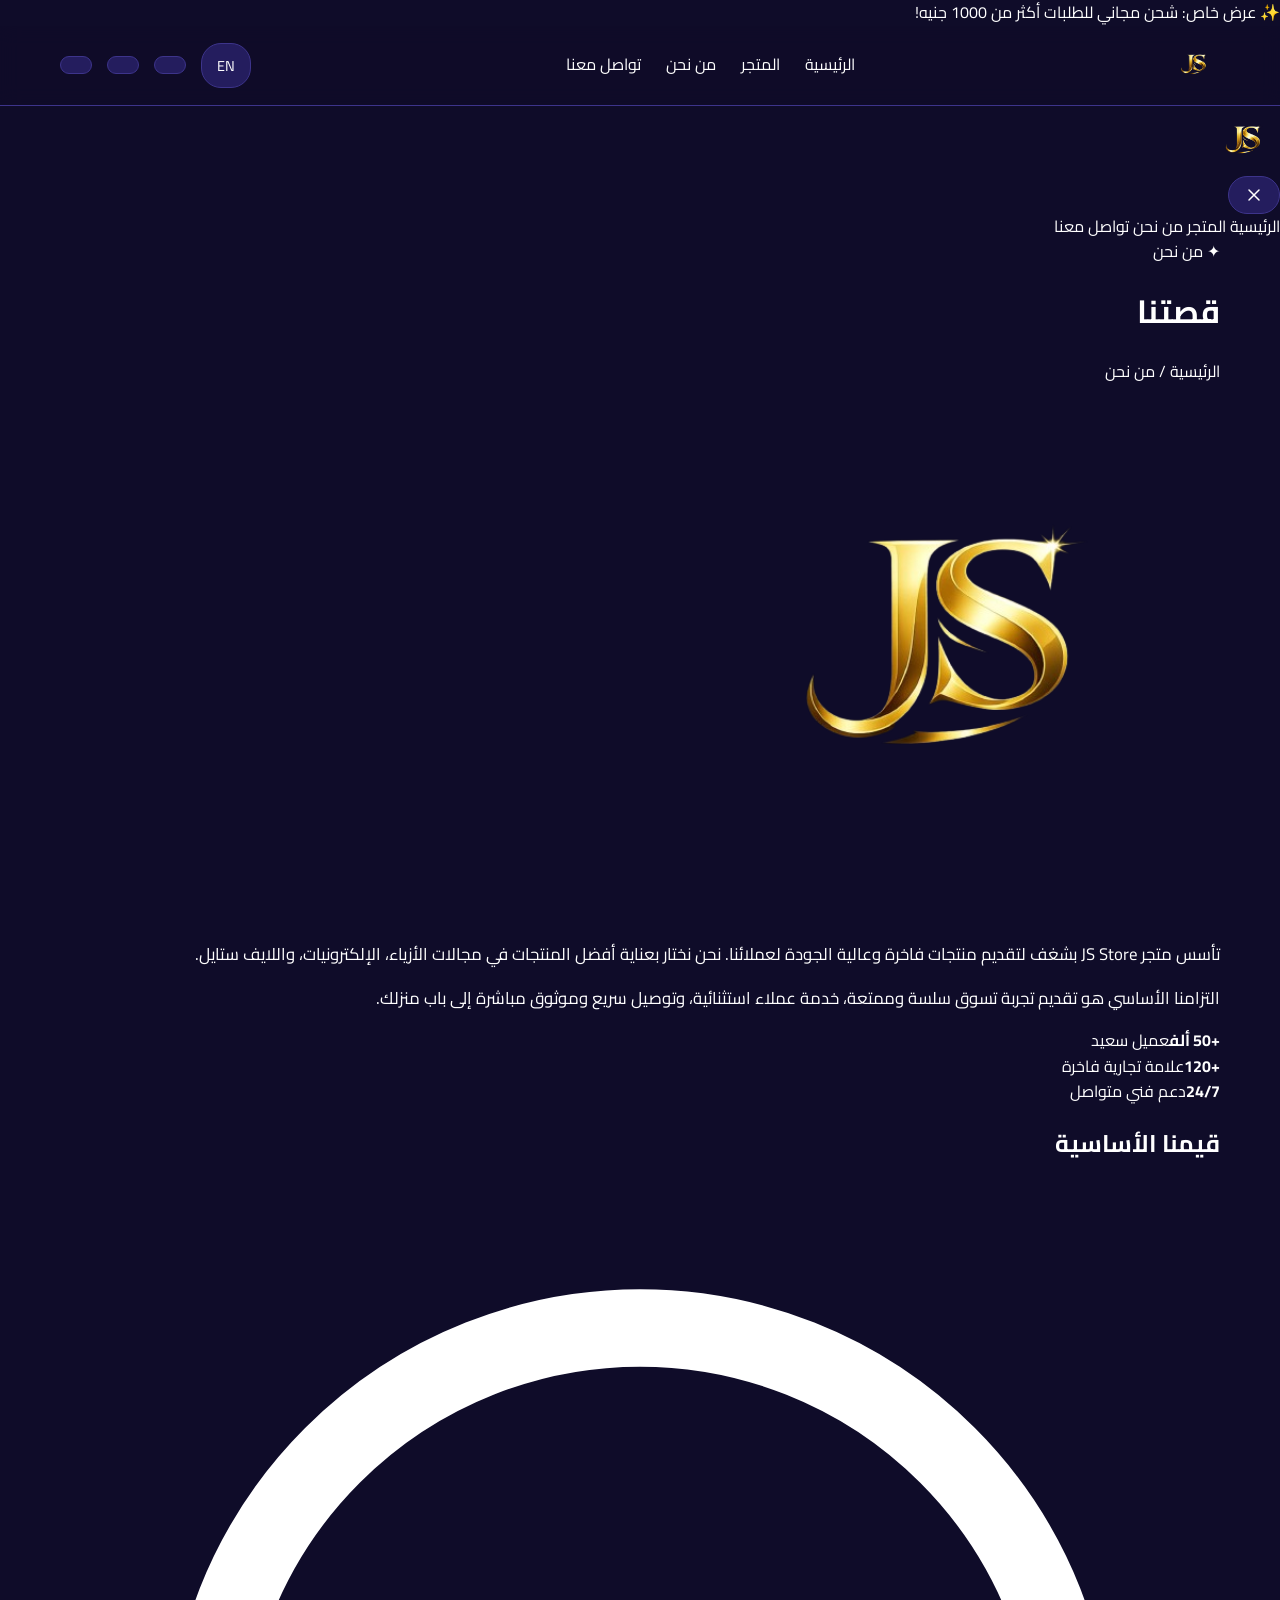
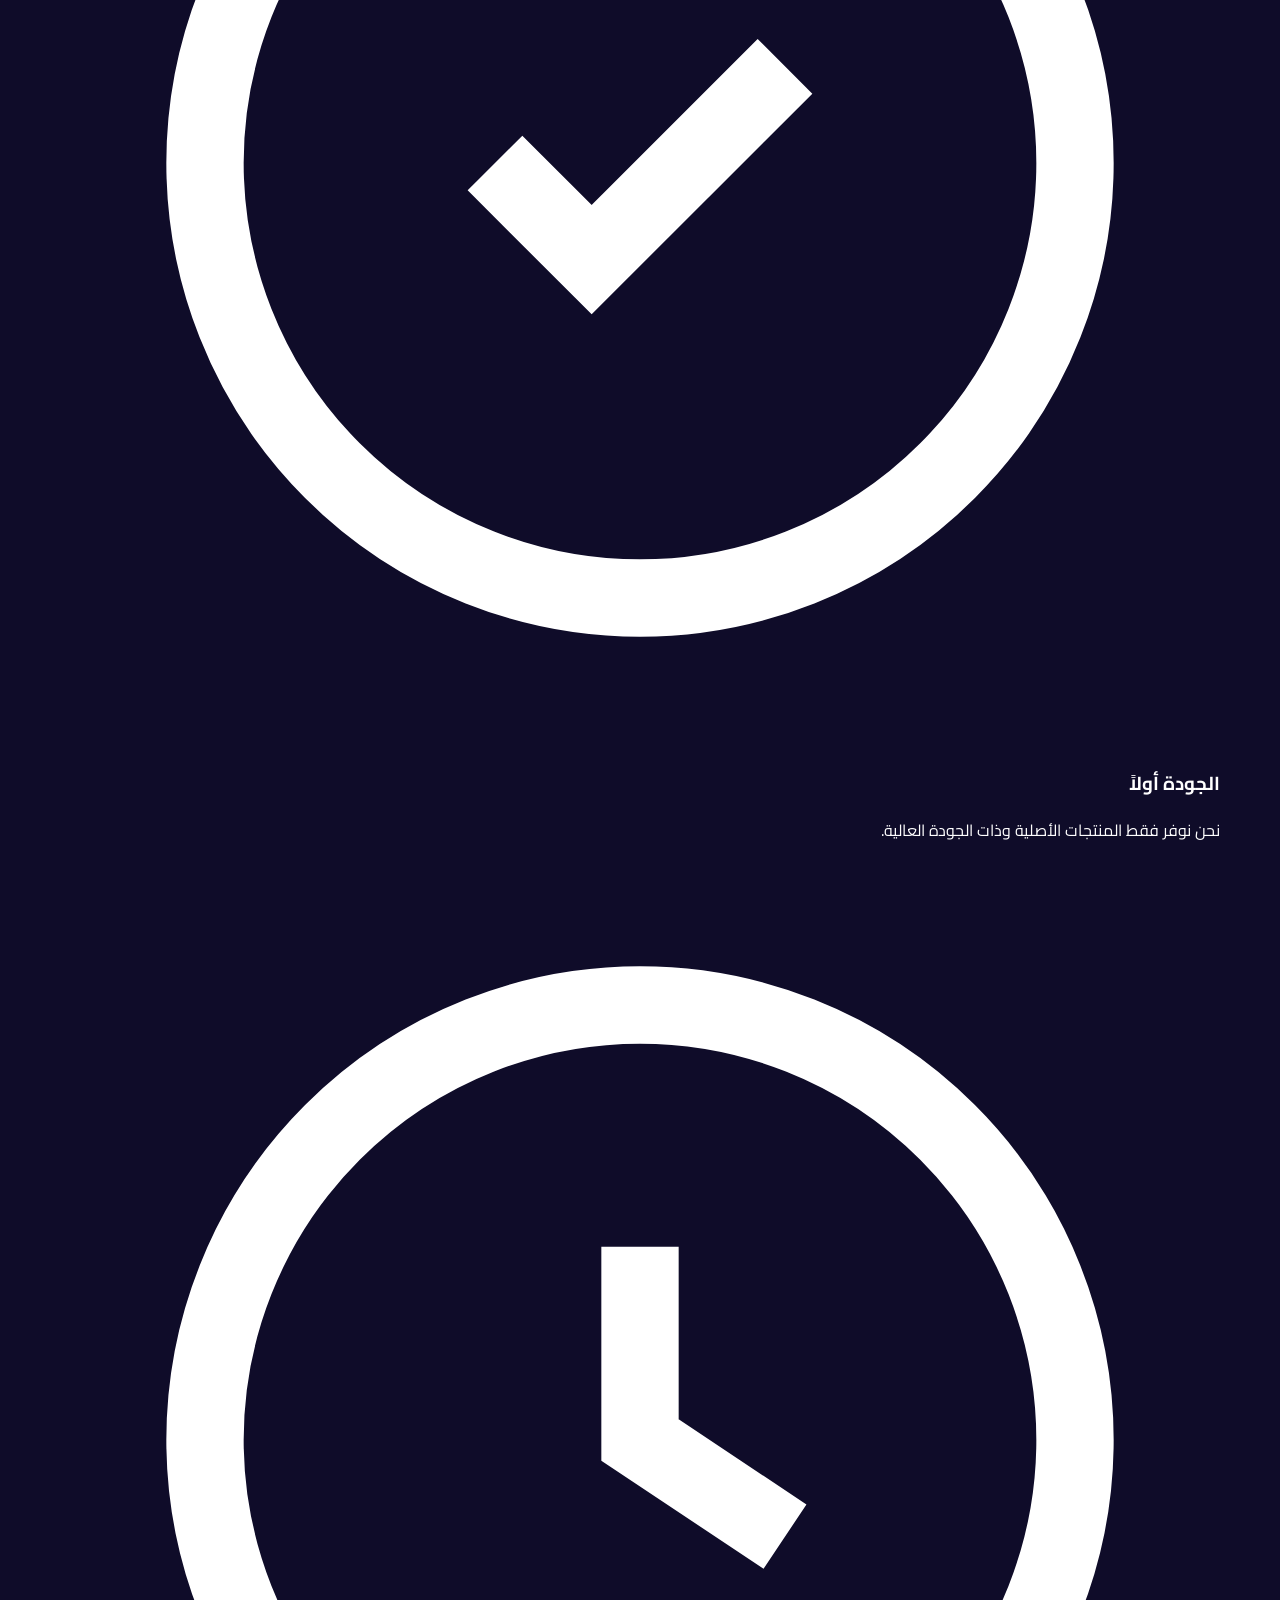
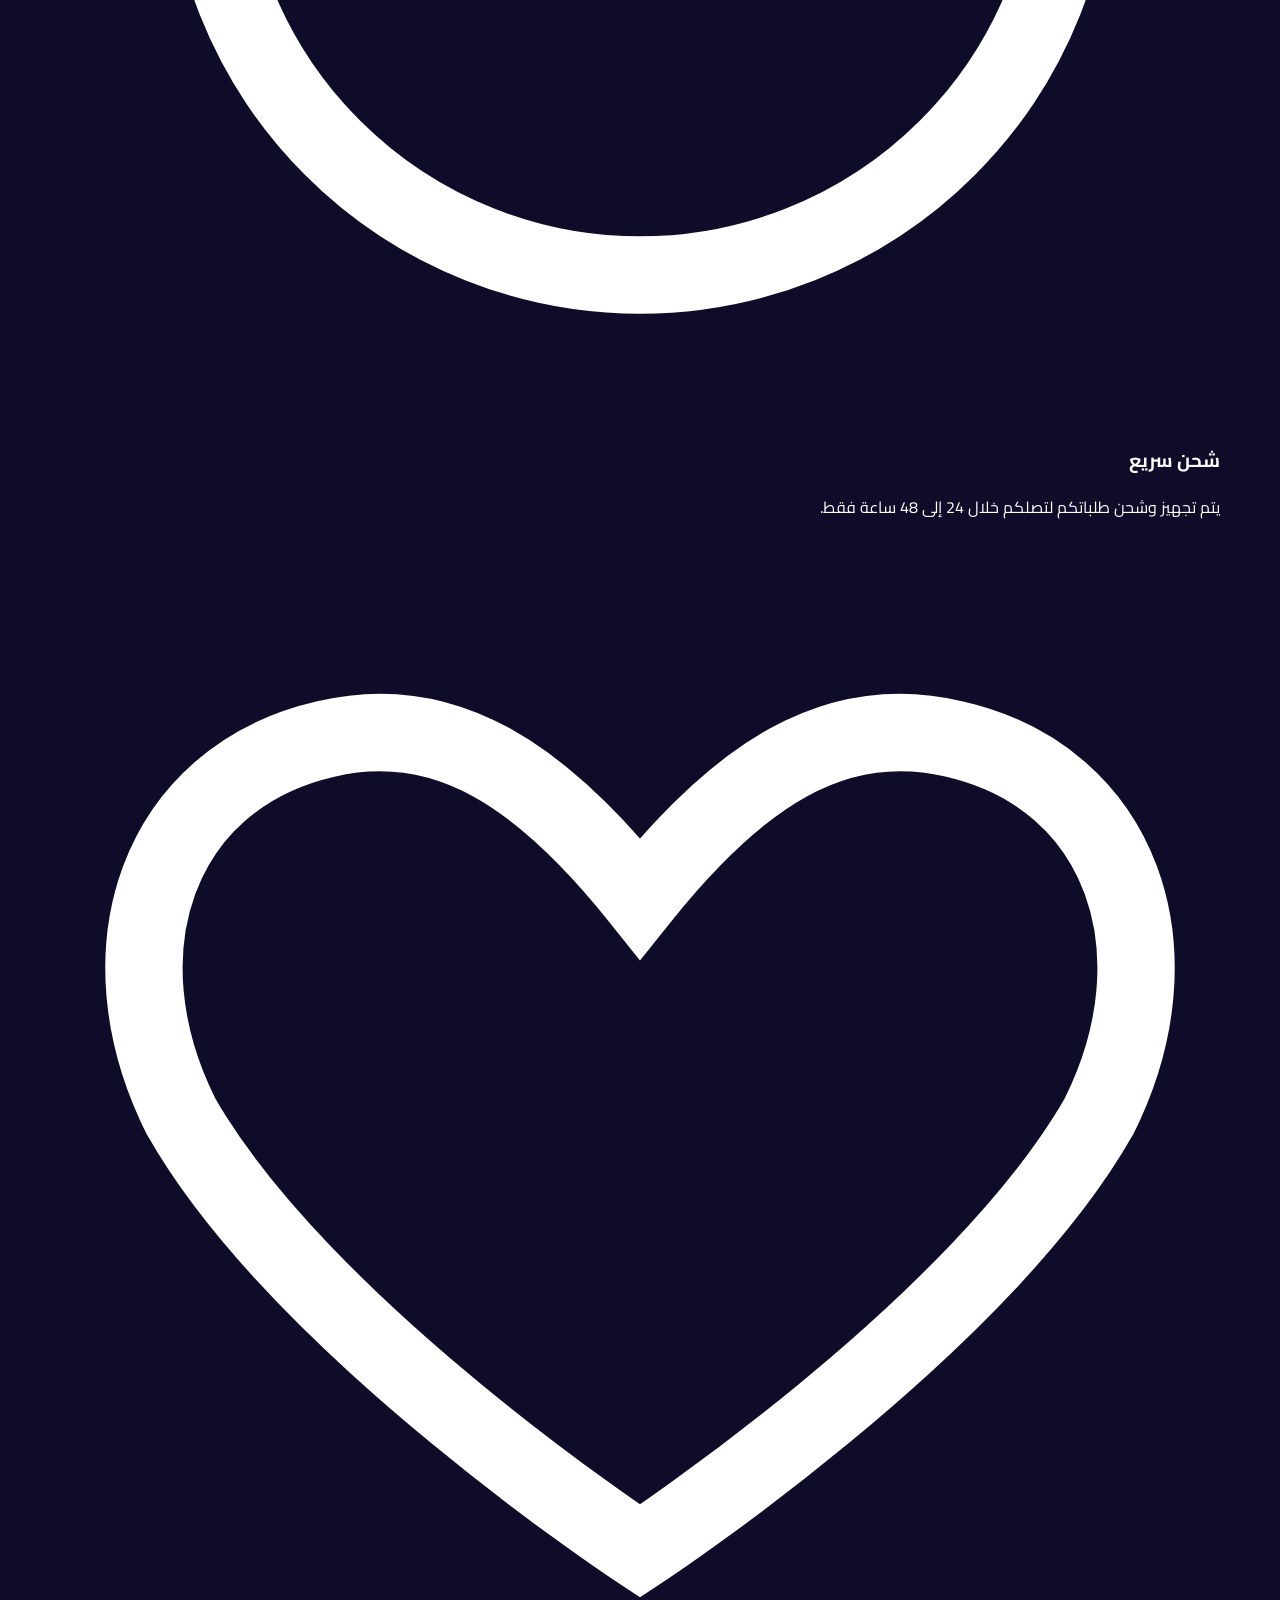
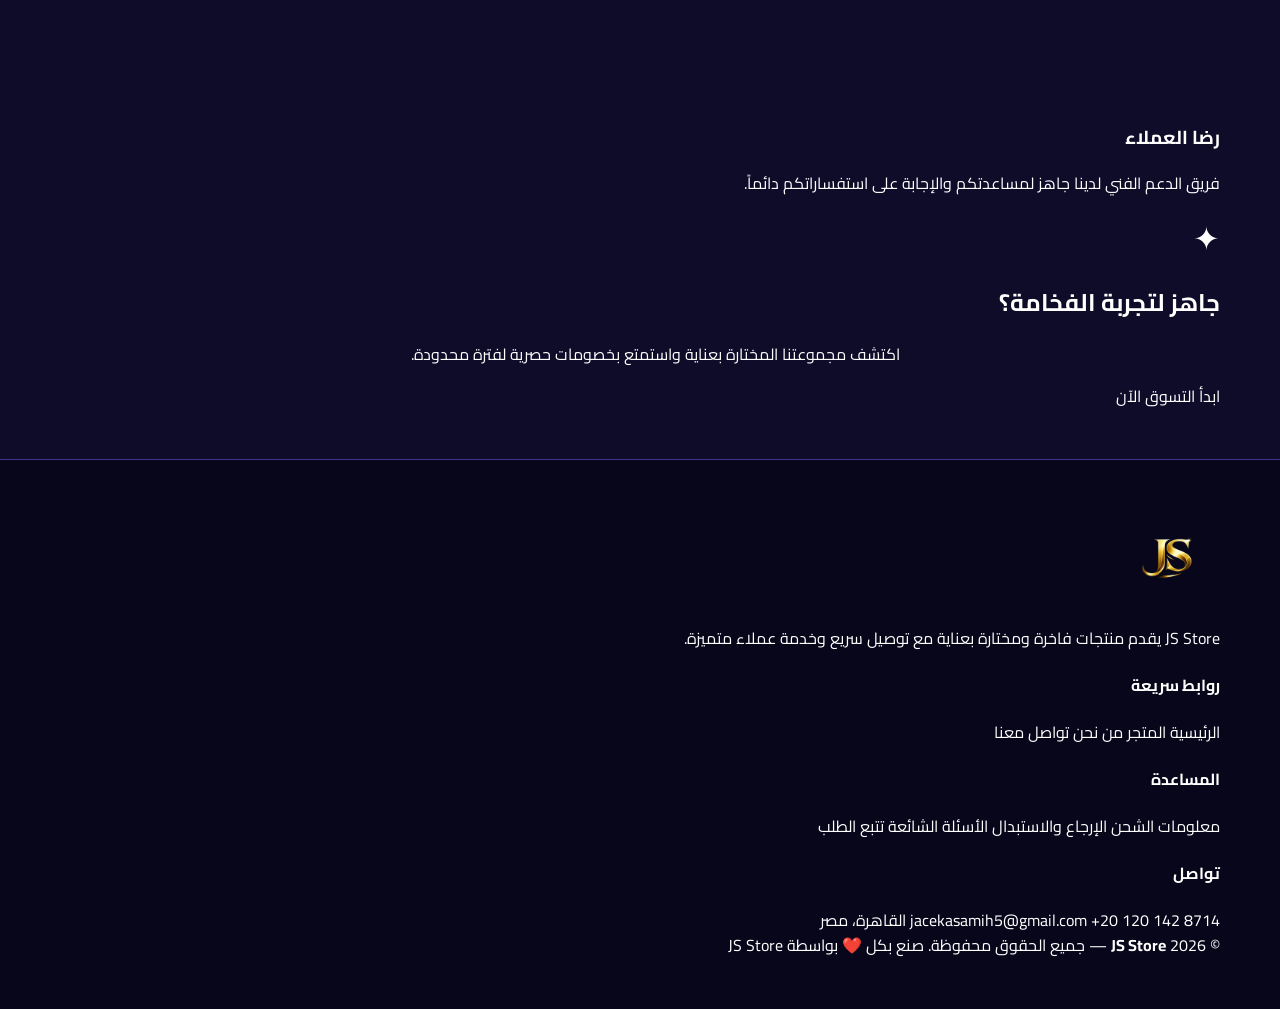
<file: about.html>
<!DOCTYPE html>
<html lang="ar" dir="rtl" data-theme="dark">
<head>
<meta charset="UTF-8">
<meta name="viewport" content="width=device-width, initial-scale=1.0">
<title>JS Store — من نحن</title>
<link rel="icon" href="logo.jpg">
<link rel="stylesheet" href="style.css">
</head>
<body>

<div class="notice-bar" data-i18n="top_notice"></div>

<nav class="navbar">
  <div class="container">
    <a href="index.html" class="brand">
      <img src="logo.jpg" alt="JS Store">
      
    </a>
    <div class="nav-links">
      <a href="index.html" data-i18n="nav_home"></a>
      <a href="shop.html" data-i18n="nav_shop"></a>
      <a href="about.html" data-i18n="nav_about"></a>
      <a href="contact.html" data-i18n="nav_contact"></a>
    </div>
    <div class="nav-tools">
      <button class="tool-btn lang-btn" aria-label="language">EN</button>
      <button class="tool-btn theme-toggle" aria-label="theme"><svg class="theme-icon" viewBox="0 0 24 24" stroke="currentColor" stroke-width="1.8" fill="none"></svg></button>
      <a href="cart.html" class="tool-btn" aria-label="cart">
        <svg viewBox="0 0 24 24" stroke="currentColor" stroke-width="1.8" fill="none"><path d="M6 6h15l-1.5 9h-12z"/><path d="M6 6 5 3H2"/><circle cx="9.5" cy="20" r="1.2"/><circle cx="17.5" cy="20" r="1.2"/></svg>
        <span class="cart-count">0</span>
      </a>
      <button class="tool-btn burger" aria-label="menu">
        <svg viewBox="0 0 24 24" stroke="currentColor" stroke-width="1.8" fill="none"><path d="M4 7h16M4 12h16M4 17h16"/></svg>
      </button>
    </div>
  </div>
</nav>

<!-- قائمة الموبايل الجانبية -->
<div class="mobile-panel" id="mobile-menu-panel">
  <div class="mobile-panel-head">
    <div class="brand">
      <img src="logo.jpg" alt="JS Store" style="width:70px; height:70px;">
    </div>
    <!-- زر إغلاق القائمة -->
    <button class="tool-btn burger" aria-label="menu">
      <svg viewBox="0 0 24 24" stroke="currentColor" stroke-width="1.8" fill="none" style="width:20px; height:20px;">
        <path d="M18 6L6 18M6 6l12 12" stroke-linecap="round"/>
      </svg>
    </button>
  </div>
  <!-- روابط الصفحات للموبايل -->
  <a href="index.html" data-i18n="nav_home">الرئيسية</a>
  <a href="shop.html" data-i18n="nav_shop">المتجر</a>
  <a href="about.html" data-i18n="nav_about">من نحن</a>
  <a href="contact.html" data-i18n="nav_contact">تواصل معنا</a>
</div>

<div class="page-hero">
  <div class="container">
    <div class="eyebrow"><span class="sparkle">✦</span> <span data-i18n="about_eyebrow"></span></div>
    <h1 data-i18n="about_title"></h1>
  </div>
</div>

<section class="section">
  <div class="container">
    <div class="breadcrumb">
      <a href="index.html" data-i18n="breadcrumb_home"></a> / <span data-i18n="nav_about"></span>
    </div>
    <div class="about-split">
      <div class="about-img">
        <img src="logo.jpg" alt="JS Store">
      </div>
      <div>
        <p data-i18n="about_p1" style="font-size:1.05rem;"></p>
        <p data-i18n="about_p2" style="font-size:1.05rem;"></p>
        <div class="hero-stats">
          <div><strong data-i18n="stat1_num"></strong><span data-i18n="stat1_lbl"></span></div>
          <div><strong data-i18n="stat2_num"></strong><span data-i18n="stat2_lbl"></span></div>
          <div><strong data-i18n="stat3_num"></strong><span data-i18n="stat3_lbl"></span></div>
        </div>
      </div>
    </div>
  </div>
</section>

<section class="section-tight">
  <div class="container">
    <div class="section-head"><h2 data-i18n="values_title"></h2></div>
    <div class="value-grid">
      <div class="value-card">
        <svg viewBox="0 0 24 24" stroke="currentColor" stroke-width="1.6" fill="none"><path d="m9 12 2 2 4-4"/><circle cx="12" cy="12" r="9"/></svg>
        <h3 data-i18n="val1_t"></h3><p data-i18n="val1_d"></p>
      </div>
      <div class="value-card">
        <svg viewBox="0 0 24 24" stroke="currentColor" stroke-width="1.6" fill="none"><circle cx="12" cy="12" r="9"/><path d="M12 8v4l3 2"/></svg>
        <h3 data-i18n="val2_t"></h3><p data-i18n="val2_d"></p>
      </div>
      <div class="value-card">
        <svg viewBox="0 0 24 24" stroke="currentColor" stroke-width="1.6" fill="none"><path d="M12 21s-7-4.6-9.5-9C.8 8.6 2 5 5.5 4.2 8 3.6 10 5 12 7.5 14 5 16 3.6 18.5 4.2 22 5 23.2 8.6 21.5 12 19 16.4 12 21 12 21Z"/></svg>
        <h3 data-i18n="val3_t"></h3><p data-i18n="val3_d"></p>
      </div>
    </div>
  </div>
</section>

<section class="section-tight">
  <div class="container">
    <div class="banner">
      <span class="sparkle" style="font-size:2rem;">✦</span>
      <h2 data-i18n="hero_title"></h2>
      <p data-i18n="hero_desc" style="max-width:520px; margin-inline:auto;"></p>
      <a href="shop.html" class="btn btn-gold" style="margin-top:14px;" data-i18n="hero_cta_shop"></a>
    </div>
  </div>
</section>

<footer>
  <div class="container">
    <div class="foot-grid">
      <div class="foot-brand">
        <div class="brand" style="margin-bottom:16px;">
          <img src="logo.jpg" alt="logo" style="width:100px;height:100px;">
          
        </div>
        <p data-i18n="footer_about"></p>
      </div>
      <div class="foot-col">
        <h4 data-i18n="footer_links"></h4>
        <a href="index.html" data-i18n="nav_home"></a>
        <a href="shop.html" data-i18n="nav_shop"></a>
        <a href="about.html" data-i18n="nav_about"></a>
        <a href="contact.html" data-i18n="nav_contact"></a>
      </div>
      <div class="foot-col">
        <h4 data-i18n="footer_help"></h4>
        <a href="#" data-i18n="help_shipping"></a>
        <a href="#" data-i18n="help_returns"></a>
        <a href="#" data-i18n="help_faq"></a>
        <a href="#" data-i18n="help_track"></a>
      </div>
      <div class="foot-col">
        <h4 data-i18n="footer_contact"></h4>
        <a href="mailto:jacekasamih5@gmail.com">jacekasamih5@gmail.com</a>
        <a href="tel:+201201428714">+20 120 142 8714</a>
        <a href="contact.html" data-i18n="contact_address"></a>
      </div>
    </div>
    <div class="foot-bottom">
      <span>&copy; 2026 <strong>JS Store</strong> — <span data-i18n="rights"></span></span>
      <span data-i18n="made_by"></span>
    </div>
  </div>
</footer>

<script src="i18n.js"></script>
<script src="data.js"></script>
<script src="main.js"></script>
</body>
</html>
</file>
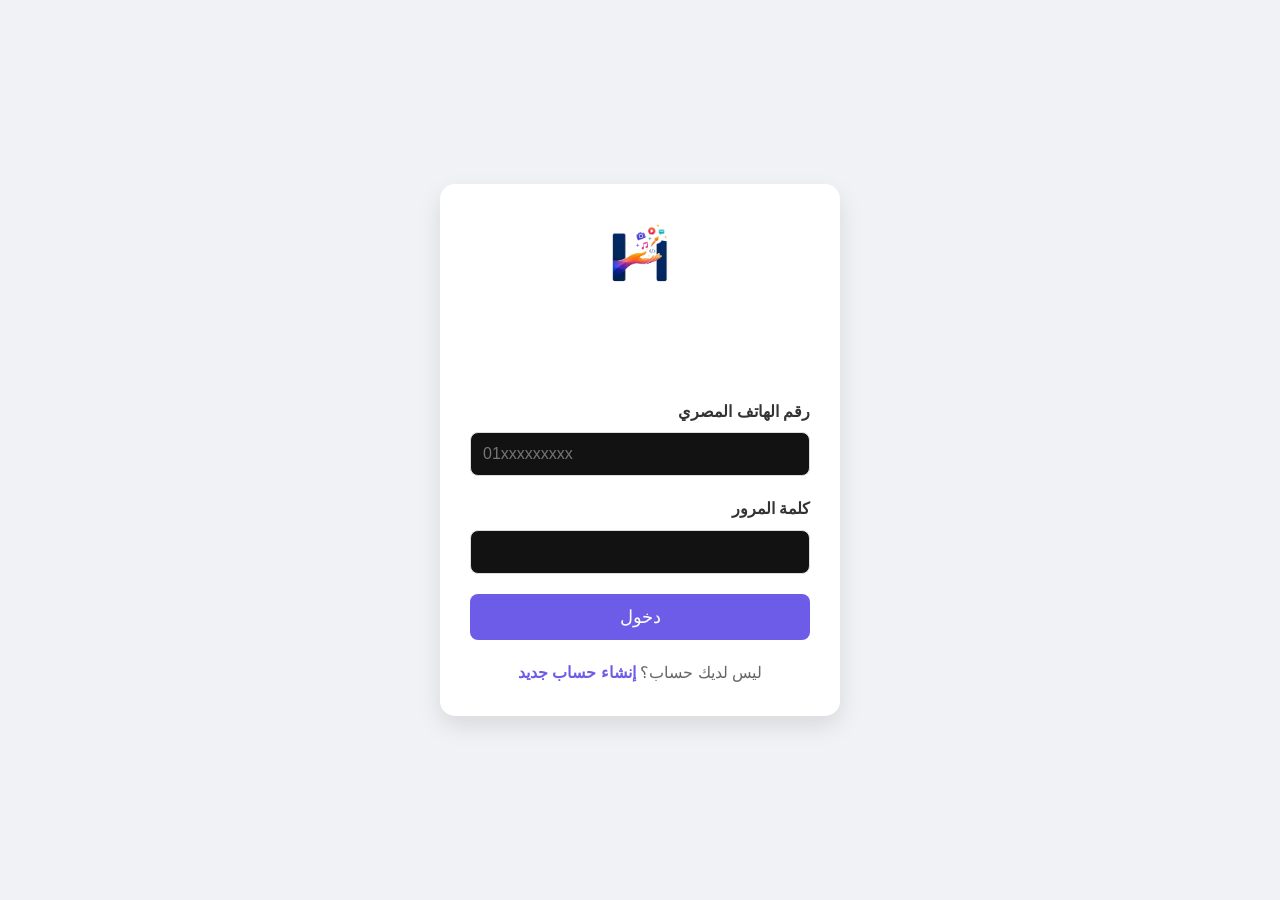
<file: auth.html>
<!DOCTYPE html>
<html lang="ar" dir="rtl">
<head>
    <meta charset="UTF-8">
    <meta name="viewport" content="width=device-width, initial-scale=1.0">
    <title>تسجيل الدخول - Home AI</title>
    <link rel="stylesheet" href="style.css">
    <style>
        body { background: #f0f2f5; display: flex; align-items: center; justify-content: center; min-height: 100vh; font-family: 'Segoe UI', Tahoma, Geneva, Verdana, sans-serif; }
        .auth-card { background: #fff; padding: 30px; border-radius: 15px; box-shadow: 0 10px 25px rgba(0,0,0,0.1); width: 100%; max-width: 400px; }
        .auth-header { text-align: center; margin-bottom: 30px; }
        .auth-header img { width: 80px; margin-bottom: 10px; }
        .form-group { margin-bottom: 20px; }
        .form-group label { display: block; margin-bottom: 8px; font-weight: 600; color: #333; }
        .form-group input { width: 100%; padding: 12px; border: 1px solid #ddd; border-radius: 8px; font-size: 16px; box-sizing: border-box; }
        .auth-btn { width: 100%; padding: 12px; background: #6c5ce7; color: #fff; border: none; border-radius: 8px; font-size: 18px; cursor: pointer; transition: 0.3s; }
        .auth-btn:hover { background: #5a4bcf; }
        .toggle-auth { text-align: center; margin-top: 20px; color: #666; }
        .toggle-auth a { color: #6c5ce7; text-decoration: none; font-weight: bold; }
        .error-msg { color: #e74c3c; font-size: 14px; margin-top: 5px; display: none; }
    </style>
</head>
<body>
    <div class="auth-card">
        <div class="auth-header">
            <img src="logo.png" alt="Home AI Logo">
            <h2 id="auth-title">تسجيل الدخول</h2>
        </div>
        
        <form id="auth-form">
            <div id="register-fields" style="display: none;">
                <div class="form-group">
                    <label>الاسم بالكامل</label>
                    <input type="text" id="full-name" placeholder="أدخل اسمك">
                </div>
                <div class="form-group">
                    <label>البريد الإلكتروني</label>
                    <input type="email" id="email" placeholder="example@mail.com">
                </div>
            </div>
            
            <div class="form-group">
                <label>رقم الهاتف المصري</label>
                <input type="tel" id="phone" placeholder="01xxxxxxxxx" pattern="^01[0125][0-9]{8}$" required>
                <div class="error-msg" id="phone-error">يرجى إدخال رقم هاتف مصري صحيح</div>
            </div>
            
            <div class="form-group">
                <label>كلمة المرور</label>
                <input type="password" id="password" required>
            </div>
            
            <button type="submit" class="auth-btn" id="submit-btn">دخول</button>
        </form>
        
        <div class="toggle-auth">
            <span id="toggle-text">ليس لديك حساب؟</span>
            <a href="#" id="toggle-link">إنشاء حساب جديد</a>
        </div>
    </div>

    <script>
        let isLogin = true;
        const form = document.getElementById('auth-form');
        const toggleLink = document.getElementById('toggle-link');
        const authTitle = document.getElementById('auth-title');
        const registerFields = document.getElementById('register-fields');
        const submitBtn = document.getElementById('submit-btn');
        const toggleText = document.getElementById('toggle-text');

        toggleLink.addEventListener('click', (e) => {
            e.preventDefault();
            isLogin = !isLogin;
            authTitle.innerText = isLogin ? 'تسجيل الدخول' : 'إنشاء حساب جديد';
            submitBtn.innerText = isLogin ? 'دخول' : 'تسجيل';
            toggleText.innerText = isLogin ? 'ليس لديك حساب؟' : 'لديك حساب بالفعل؟';
            toggleLink.innerText = isLogin ? 'إنشاء حساب جديد' : 'تسجيل الدخول';
            registerFields.style.display = isLogin ? 'none' : 'block';
        });

        form.addEventListener('submit', (e) => {
            e.preventDefault();
            const phone = document.getElementById('phone').value;
            const password = document.getElementById('password').value;
            
            // تحقق بسيط من رقم الهاتف المصري
            if(!/^01[0125][0-9]{8}$/.test(phone)) {
                document.getElementById('phone-error').style.display = 'block';
                return;
            }

            if (isLogin) {
                const user = JSON.parse(localStorage.getItem('user_' + phone));
                if (user && user.password === password) {
                    localStorage.setItem('currentUser', JSON.stringify(user));
                    window.location.href = 'index.html';
                } else {
                    alert('خطأ في رقم الهاتف أو كلمة المرور');
                }
            } else {
                const fullName = document.getElementById('full-name').value;
                const email = document.getElementById('email').value;
                const newUser = { fullName, email, phone, password };
                localStorage.setItem('user_' + phone, JSON.stringify(newUser));
                alert('تم إنشاء الحساب بنجاح! يمكنك الآن تسجيل الدخول');
                toggleLink.click();
            }
        });
    </script>
</body>
</html>
</file>
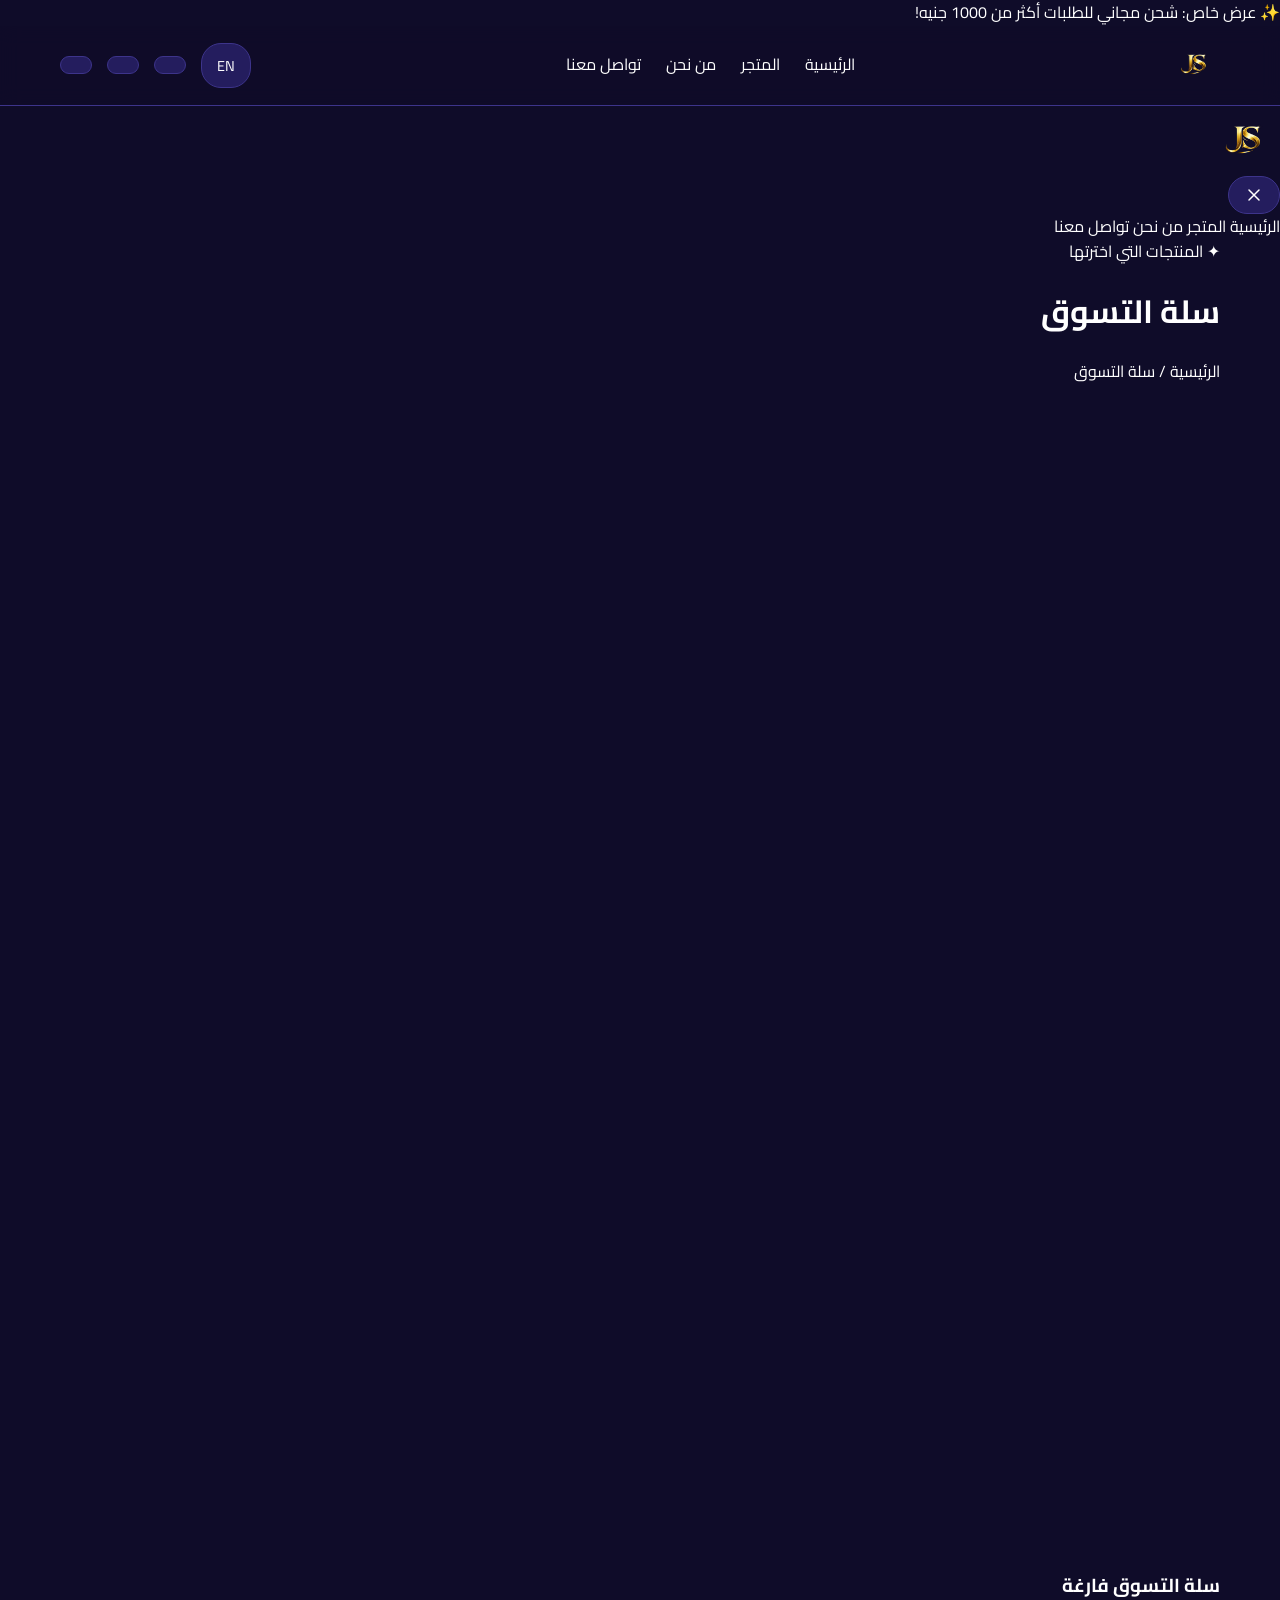
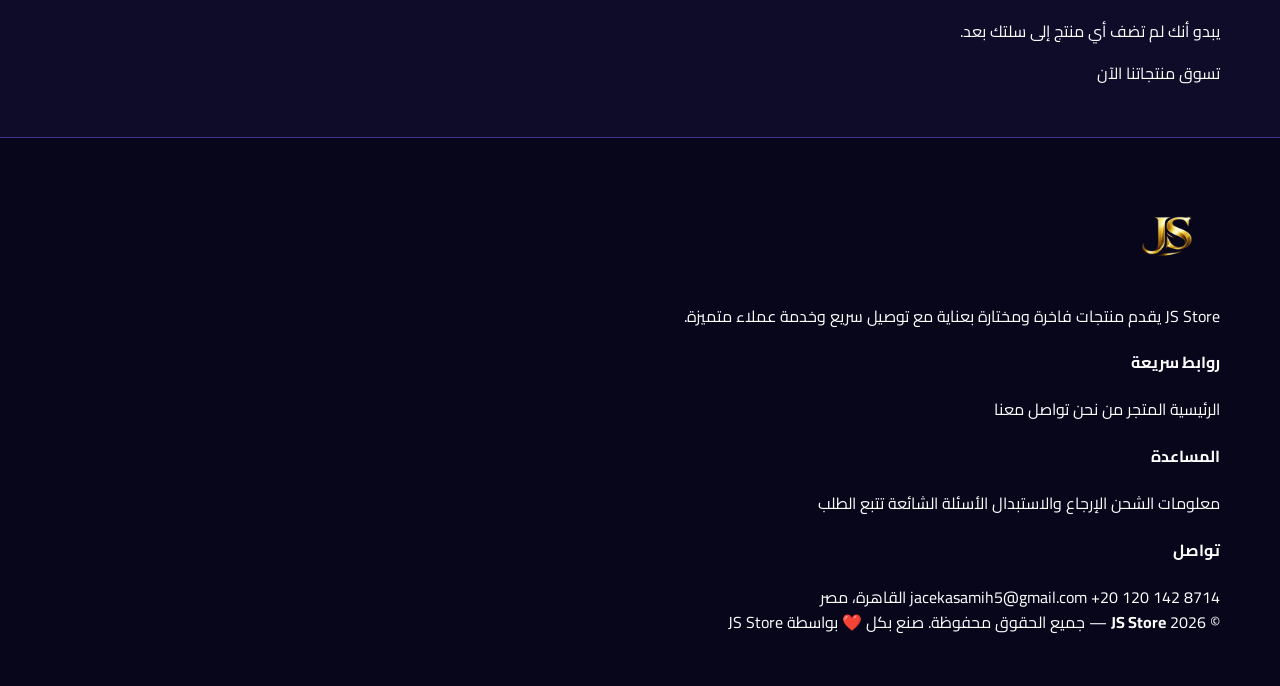
<file: cart.html>
<!DOCTYPE html>
<html lang="ar" dir="rtl" data-theme="dark">
<head>
<meta charset="UTF-8">
<meta name="viewport" content="width=device-width, initial-scale=1.0">
<title>JS Store — سلة التسوق</title>
<link rel="icon" href="logo.jpg">
<link rel="stylesheet" href="style.css">
</head>
<body>

<div class="notice-bar" data-i18n="top_notice"></div>

<nav class="navbar">
  <div class="container">
    <a href="index.html" class="brand">
      <img src="logo.jpg" alt="JS Store">
      
    </a>
    <div class="nav-links">
      <a href="index.html" data-i18n="nav_home"></a>
      <a href="shop.html" data-i18n="nav_shop"></a>
      <a href="about.html" data-i18n="nav_about"></a>
      <a href="contact.html" data-i18n="nav_contact"></a>
    </div>
    <div class="nav-tools">
      <button class="tool-btn lang-btn" aria-label="language">EN</button>
      <button class="tool-btn theme-toggle" aria-label="theme"><svg class="theme-icon" viewBox="0 0 24 24" stroke="currentColor" stroke-width="1.8" fill="none"></svg></button>
      <a href="cart.html" class="tool-btn" aria-label="cart">
        <svg viewBox="0 0 24 24" stroke="currentColor" stroke-width="1.8" fill="none"><path d="M6 6h15l-1.5 9h-12z"/><path d="M6 6 5 3H2"/><circle cx="9.5" cy="20" r="1.2"/><circle cx="17.5" cy="20" r="1.2"/></svg>
        <span class="cart-count">0</span>
      </a>
      <button class="tool-btn burger" aria-label="menu">
        <svg viewBox="0 0 24 24" stroke="currentColor" stroke-width="1.8" fill="none"><path d="M4 7h16M4 12h16M4 17h16"/></svg>
      </button>
    </div>
  </div>
</nav>

<!-- قائمة الموبايل الجانبية -->
<div class="mobile-panel" id="mobile-menu-panel">
  <div class="mobile-panel-head">
    <div class="brand">
      <img src="logo.jpg" alt="JS Store" style="width:70px; height:70px;">
    </div>
    <!-- زر إغلاق القائمة -->
    <button class="tool-btn burger" aria-label="menu">
      <svg viewBox="0 0 24 24" stroke="currentColor" stroke-width="1.8" fill="none" style="width:20px; height:20px;">
        <path d="M18 6L6 18M6 6l12 12" stroke-linecap="round"/>
      </svg>
    </button>
  </div>
  <!-- روابط الصفحات للموبايل -->
  <a href="index.html" data-i18n="nav_home">الرئيسية</a>
  <a href="shop.html" data-i18n="nav_shop">المتجر</a>
  <a href="about.html" data-i18n="nav_about">من نحن</a>
  <a href="contact.html" data-i18n="nav_contact">تواصل معنا</a>
</div>

<div class="page-hero">
  <div class="container">
    <div class="eyebrow"><span class="sparkle">✦</span> <span data-i18n="cart_desc"></span></div>
    <h1 data-i18n="cart_title"></h1>
  </div>
</div>

<section class="section-tight">
  <div class="container">
    <div class="breadcrumb">
      <a href="index.html" data-i18n="breadcrumb_home"></a> / <span data-i18n="cart_title"></span>
    </div>

    <div id="cart-filled">
      <div class="cart-layout">
        <div>
          <table class="cart-table">
            <thead>
              <tr>
                <th data-i18n="th_product"></th>
                <th data-i18n="th_price"></th>
                <th data-i18n="th_qty"></th>
                <th data-i18n="th_total"></th>
                <th data-i18n="th_action"></th>
              </tr>
            </thead>
            <tbody id="cart-body"></tbody>
          </table>
          <a href="shop.html" class="btn btn-outline" style="margin-top:24px;" data-i18n="continue_shopping"></a>
        </div>

        <div class="summary-box">
          <h3 data-i18n="order_summary" style="margin-bottom:18px;"></h3>
          <div class="summary-row"><span data-i18n="sub_total"></span><span id="sum-sub">0 EGP</span></div>
          <div class="summary-row"><span data-i18n="shipping"></span><span id="sum-ship" data-i18n="shipping_free"></span></div>
          <div class="summary-row" id="discount-row" style="display:none;"><span data-i18n="discount"></span><span id="sum-discount">0 EGP</span></div>
          <div class="summary-row total"><span data-i18n="grand_total"></span><span id="sum-total">0 EGP</span></div>
          <div class="coupon-row">
            <input type="text" id="coupon-input" data-i18n-ph="coupon_ph">
            <button class="btn btn-outline btn-sm" id="coupon-btn" data-i18n="coupon_btn"></button>
          </div>
          <button class="btn btn-gold btn-block" id="checkout-btn" data-i18n="checkout_btn"></button>
        </div>
      </div>
    </div>

    <div id="cart-empty" class="empty-state" style="display:none;">
      <svg viewBox="0 0 24 24" stroke-width="1.2" fill="none"><path d="M6 6h15l-1.5 9h-12z"/><path d="M6 6 5 3H2"/><circle cx="9.5" cy="20" r="1.2"/><circle cx="17.5" cy="20" r="1.2"/></svg>
      <h3 data-i18n="cart_empty_t"></h3>
      <p data-i18n="cart_empty_d"></p>
      <a href="shop.html" class="btn btn-gold" data-i18n="cart_empty_btn"></a>
    </div>
  </div>
</section>

<footer>
  <div class="container">
    <div class="foot-grid">
      <div class="foot-brand">
        <div class="brand" style="margin-bottom:16px;">
          <img src="logo.jpg" alt="logo" style="width:100px;height:100px;">
          
        </div>
        <p data-i18n="footer_about"></p>
      </div>
      <div class="foot-col">
        <h4 data-i18n="footer_links"></h4>
        <a href="index.html" data-i18n="nav_home"></a>
        <a href="shop.html" data-i18n="nav_shop"></a>
        <a href="about.html" data-i18n="nav_about"></a>
        <a href="contact.html" data-i18n="nav_contact"></a>
      </div>
      <div class="foot-col">
        <h4 data-i18n="footer_help"></h4>
        <a href="#" data-i18n="help_shipping"></a>
        <a href="#" data-i18n="help_returns"></a>
        <a href="#" data-i18n="help_faq"></a>
        <a href="#" data-i18n="help_track"></a>
      </div>
      <div class="foot-col">
        <h4 data-i18n="footer_contact"></h4>
        <a href="mailto:jacekasamih5@gmail.com">jacekasamih5@gmail.com</a>
        <a href="tel:+201201428714">+20 120 142 8714</a>
        <a href="contact.html" data-i18n="contact_address"></a>
      </div>
    </div>
    <div class="foot-bottom">
      <span>&copy; 2026 <strong>JS Store</strong> — <span data-i18n="rights"></span></span>
      <span data-i18n="made_by"></span>
    </div>
  </div>
</footer>

<script src="i18n.js"></script>
<script src="data.js"></script>
<script src="main.js"></script>
<script>
  let discount = 0;

  function renderCart(){
    const cart = getCart();
    const filledEl = document.getElementById('cart-filled');
    const emptyEl = document.getElementById('cart-empty');
    if(cart.length===0){
      filledEl.style.display = 'none';
      emptyEl.style.display = 'block';
      return;
    }
    filledEl.style.display = 'block';
    emptyEl.style.display = 'none';

    let subtotal = 0;
    const rows = cart.map(item=>{
      const p = PRODUCTS.find(pp=>pp.id===item.id);
      if(!p) return '';
      const lineTotal = p.price * item.qty;
      subtotal += lineTotal;
      return `
      <tr data-id="${p.id}">
        <td>
          <div class="cart-item-info">
            <div class="cart-thumb" style="background:${thumbGradient(p.hue)}">${iconSvg(p.icon)}</div>
            <div>
              <a href="product.html?id=${p.id}"><strong>${getProductName(p)}</strong></a><br>
              <button class="remove-btn" onclick="removeFromCart(${p.id}); renderCart();" data-i18n="th_action">${t('th_action')}</button>
            </div>
          </div>
        </td>
        <td>${p.price} EGP</td>
        <td>
          <div class="qty-box">
            <button onclick="updateCartQty(${p.id}, ${item.qty-1}); renderCart();">−</button>
            <span>${item.qty}</span>
            <button onclick="updateCartQty(${p.id}, ${item.qty+1}); renderCart();">+</button>
          </div>
        </td>
        <td><strong>${lineTotal} EGP</strong></td>
        <td><button class="tool-btn" onclick="removeFromCart(${p.id}); renderCart();" aria-label="remove"><svg viewBox="0 0 24 24" stroke="currentColor" stroke-width="1.8" fill="none"><path d="M4 7h16M9 7V4h6v3M6 7l1 13h10l1-13"/></svg></button></td>
      </tr>`;
    }).join('');
    document.getElementById('cart-body').innerHTML = rows;

    const total = Math.max(0, subtotal - discount);
    document.getElementById('sum-sub').textContent = `${subtotal} EGP`;
    document.getElementById('sum-total').textContent = `${total} EGP`;
    if(discount>0){
      document.getElementById('discount-row').style.display = 'flex';
      document.getElementById('sum-discount').textContent = `-${discount} EGP`;
    } else {
      document.getElementById('discount-row').style.display = 'none';
    }
  }

  document.getElementById('coupon-btn').addEventListener('click', ()=>{
    const code = document.getElementById('coupon-input').value.trim().toUpperCase();
    const subtotal = getCart().reduce((s,i)=>{ const p = PRODUCTS.find(pp=>pp.id===i.id); return s + (p?p.price*i.qty:0); },0);
    if(code === 'JS10'){
      discount = Math.round(subtotal * 0.10);
      showToast(t('toast_coupon_ok'));
    } else {
      discount = 0;
      showToast(t('toast_coupon_bad'));
    }
    renderCart();
  });

  document.getElementById('checkout-btn').addEventListener('click', ()=>{
    if(getCart().length===0) return;
    showToast(getLang()==='ar' ? 'سيتم إضافة صفحة الدفع قريبًا' : 'Checkout page coming soon');
  });

  renderCart();
  window.addEventListener('langchange', renderCart);
</script>
</body>
</html>
</file>
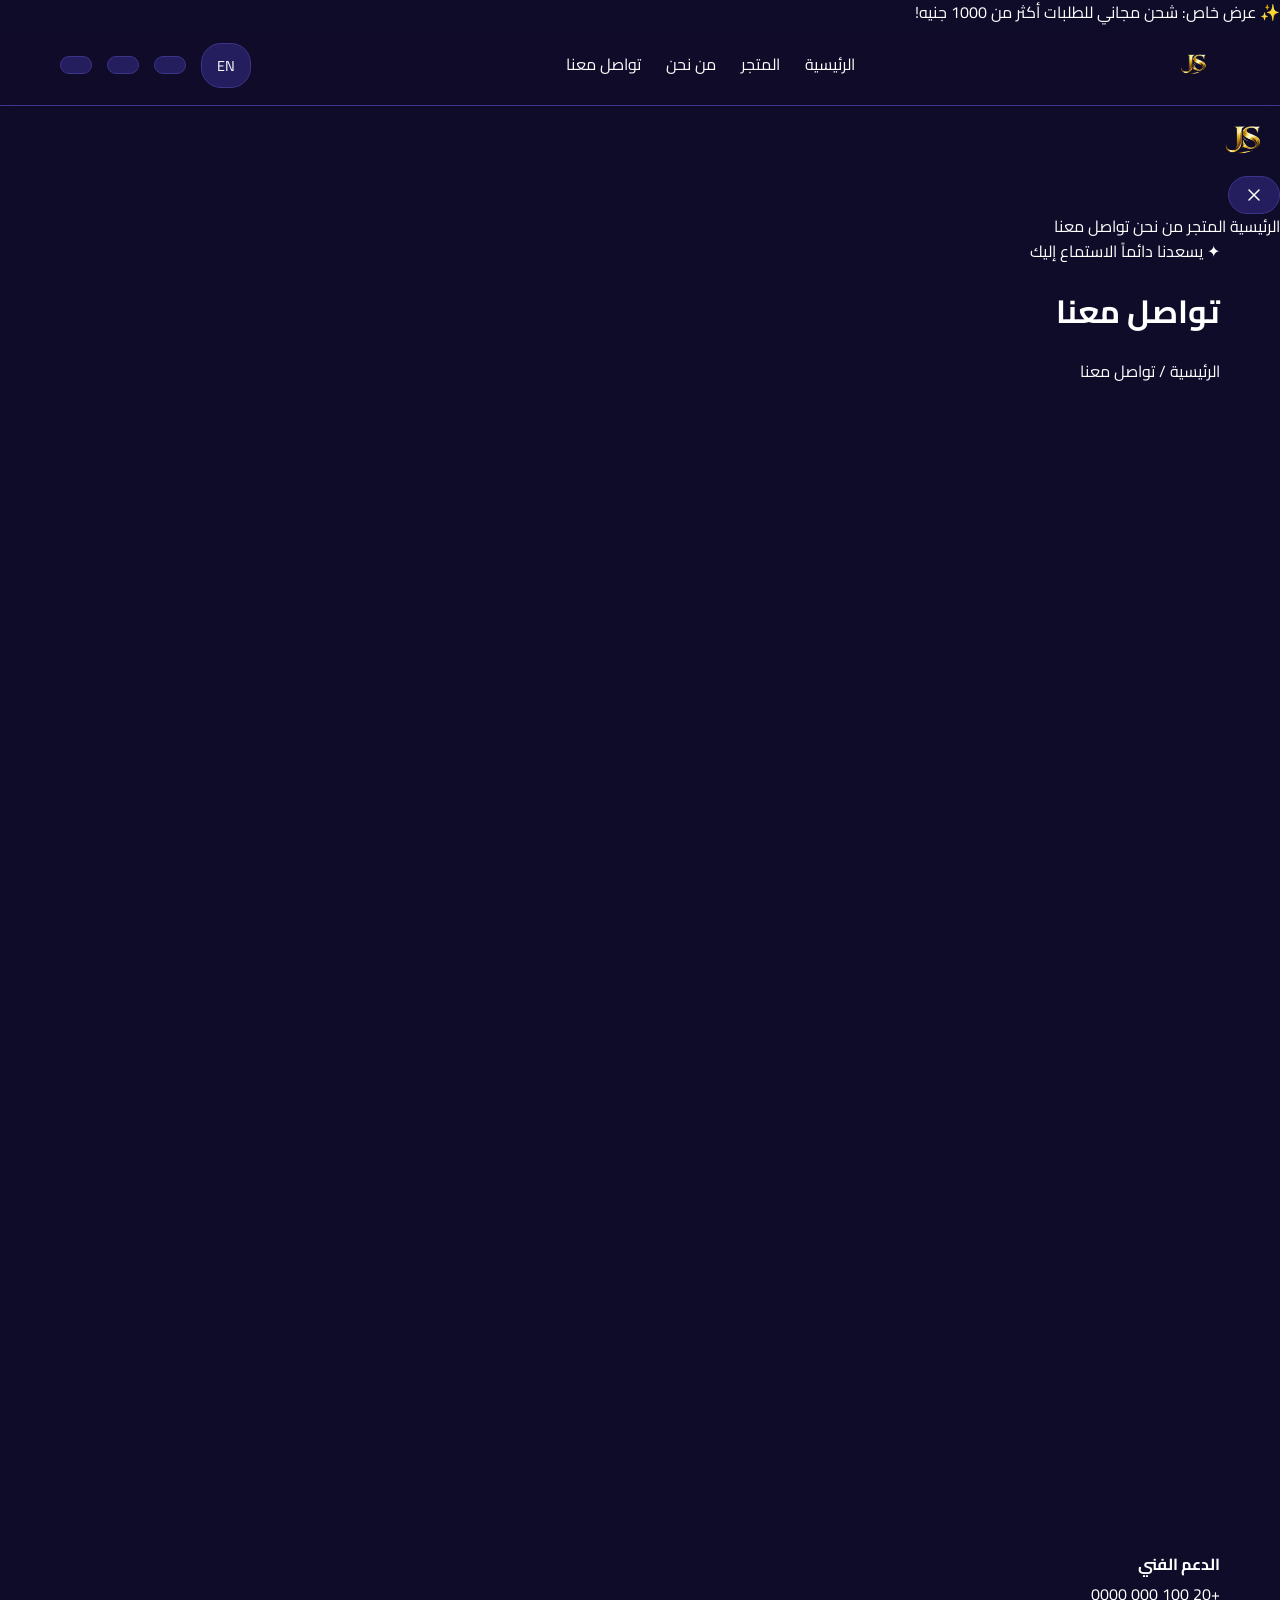
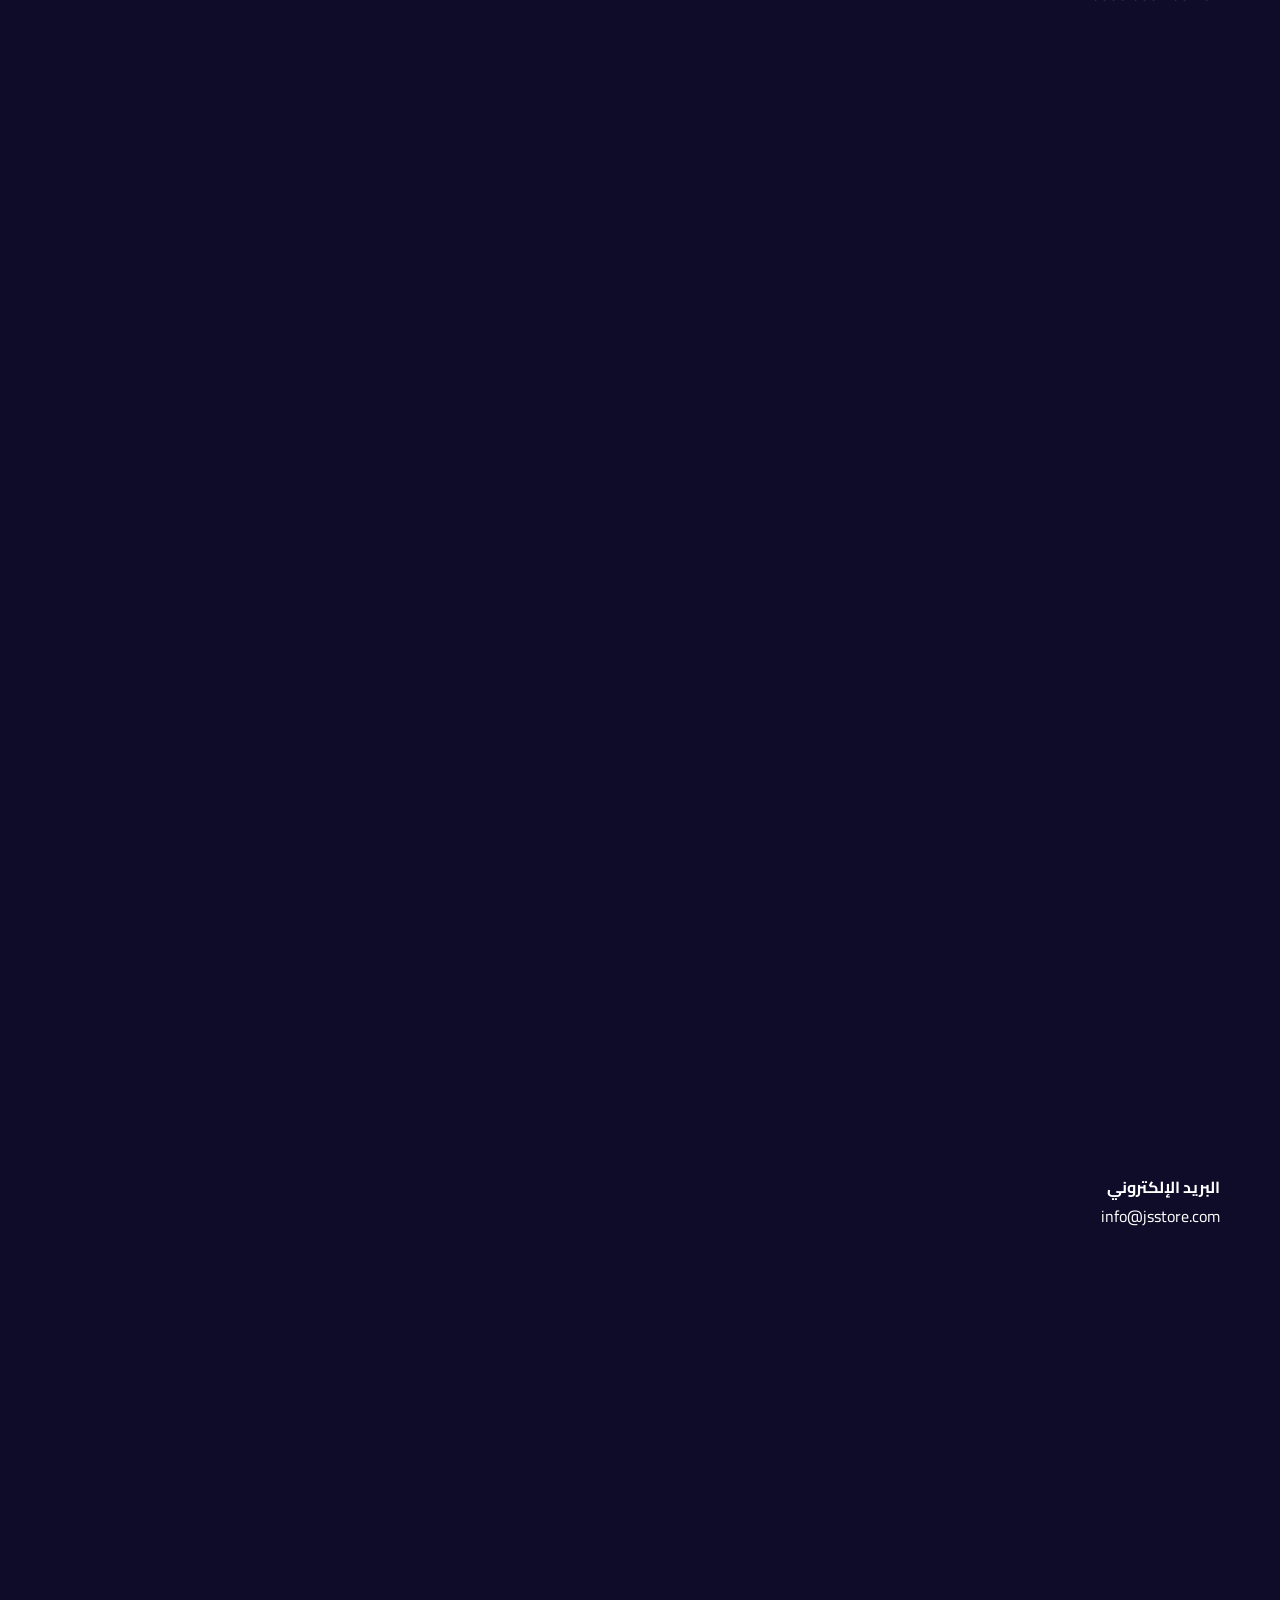
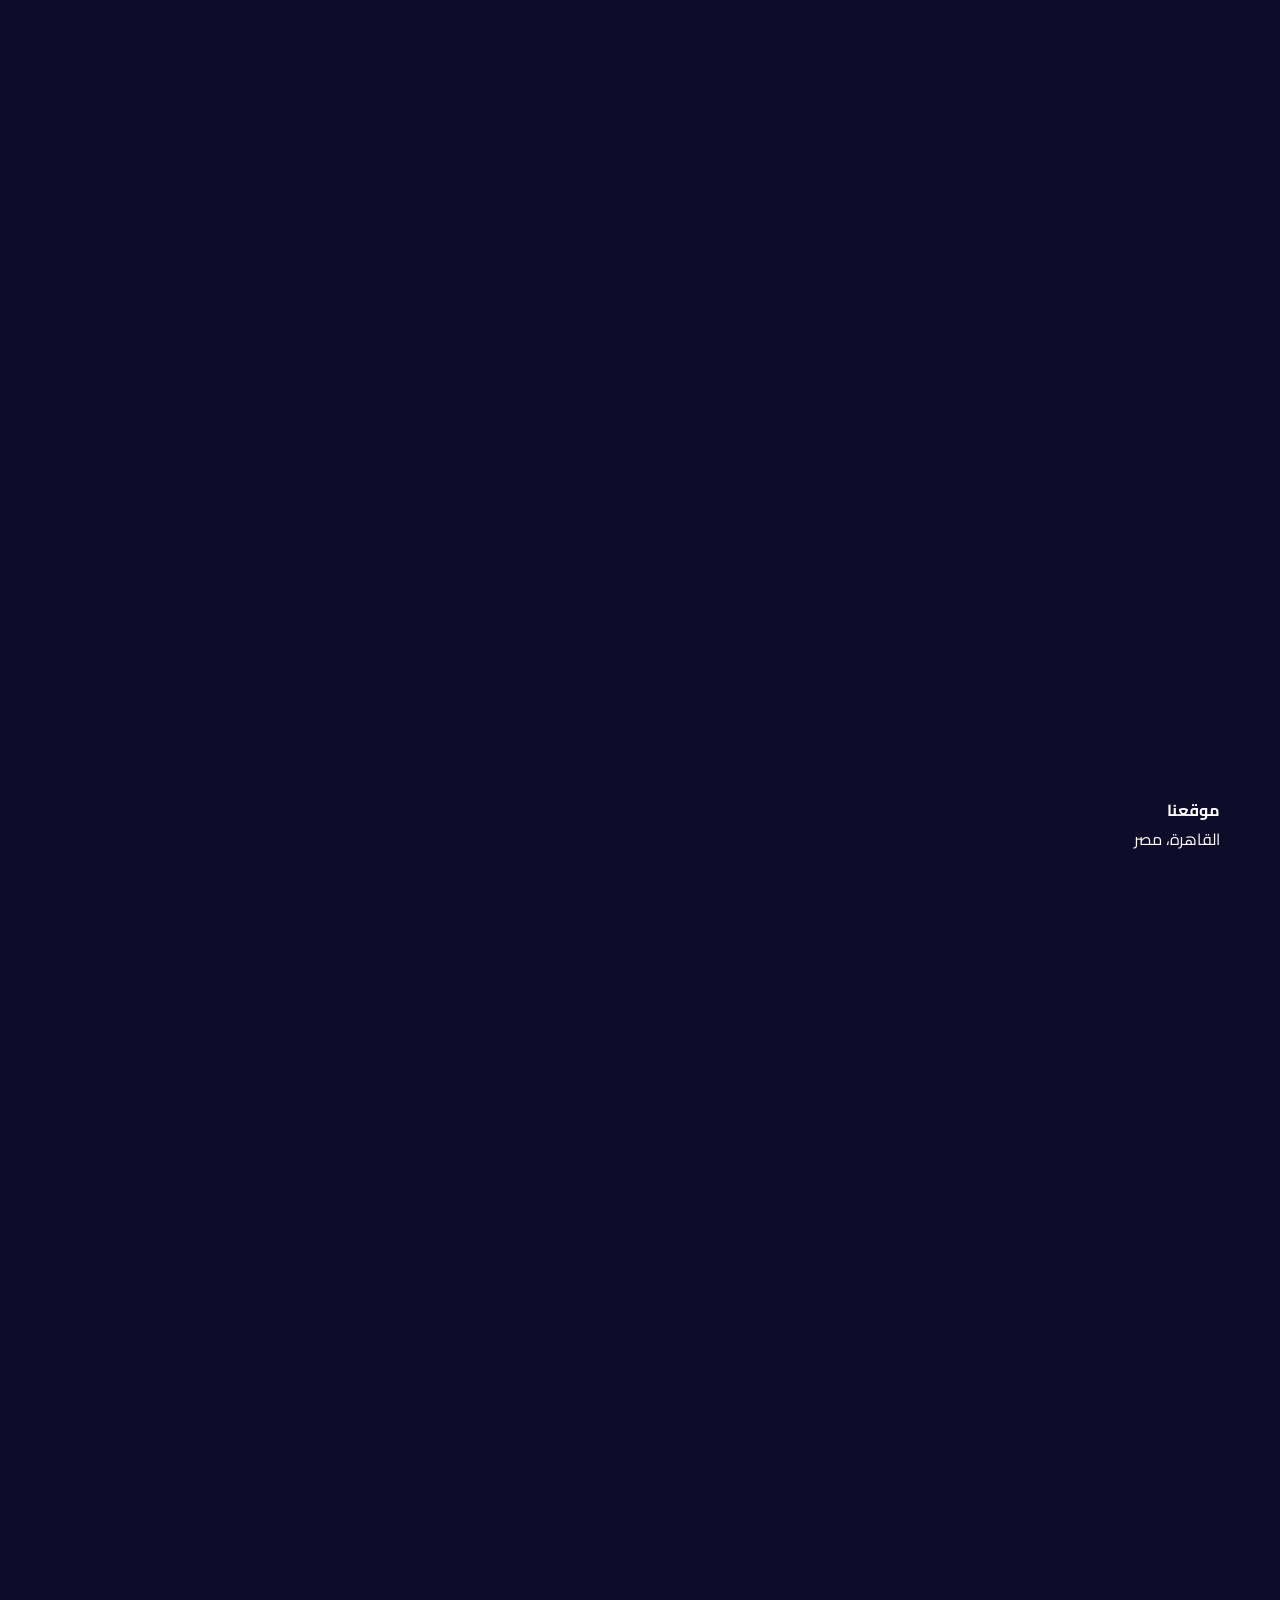
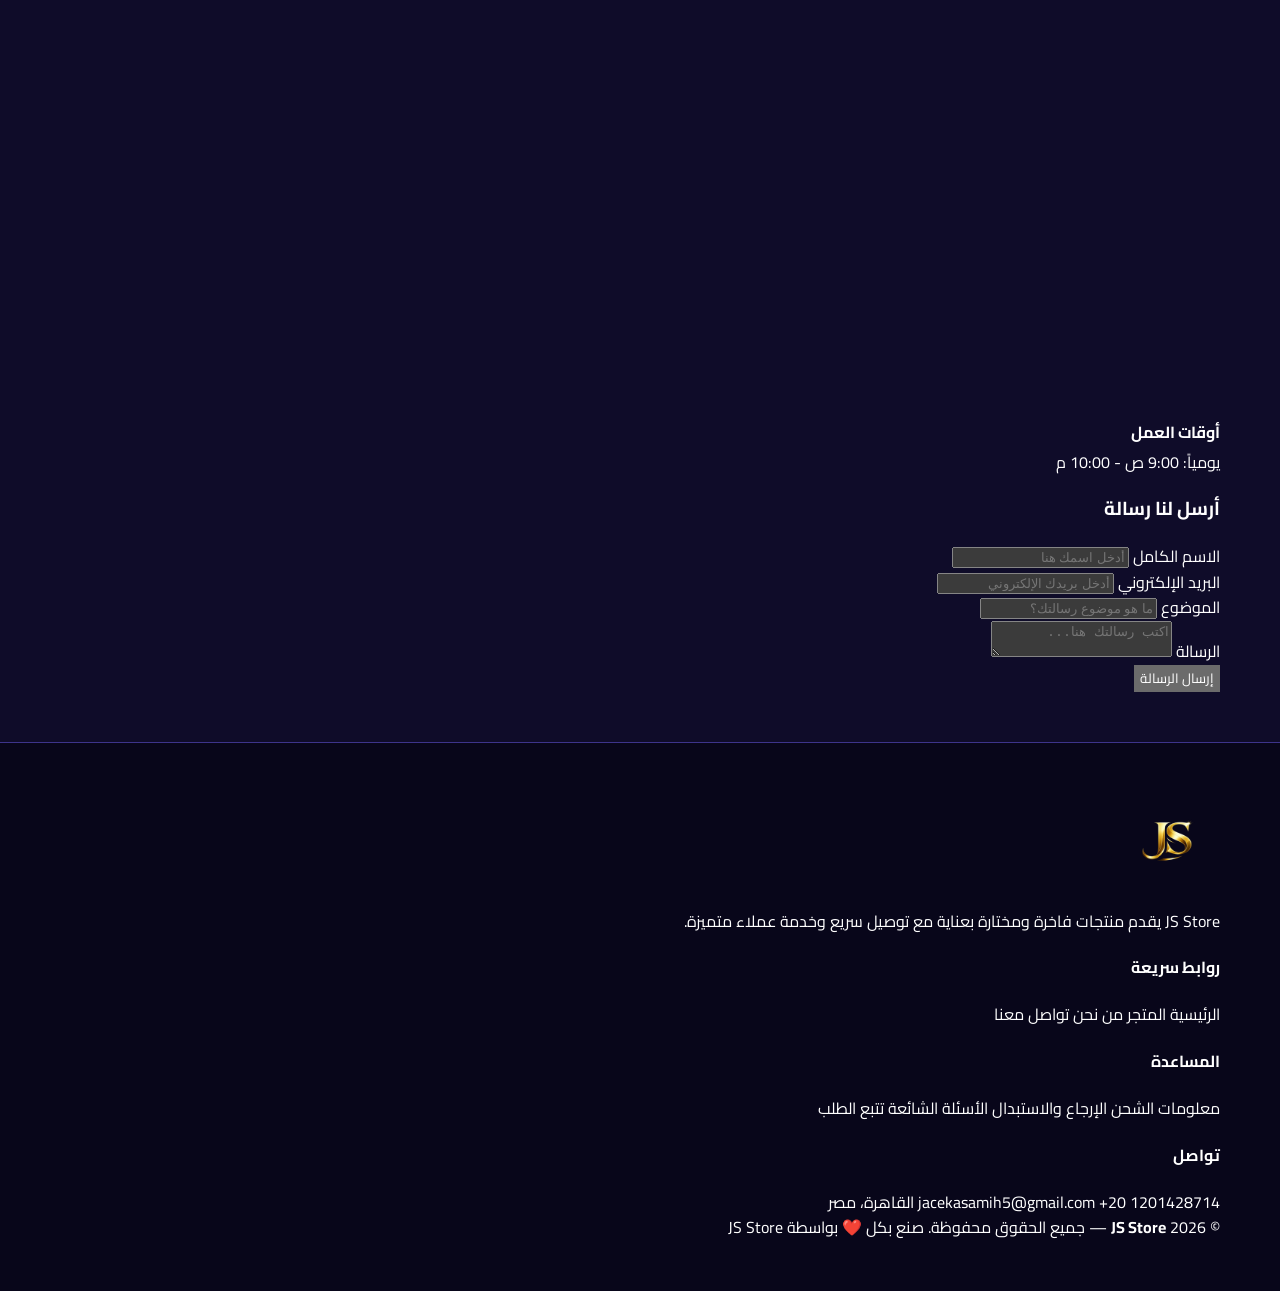
<file: contact.html>
<!DOCTYPE html>
<html lang="ar" dir="rtl" data-theme="dark">
<head>
<meta charset="UTF-8">
<meta name="viewport" content="width=device-width, initial-scale=1.0">
<title>JS Store — تواصل معنا</title>
<link rel="icon" href="logo.jpg">
<link rel="stylesheet" href="style.css">
</head>
<body>

<div class="notice-bar" data-i18n="top_notice"></div>

<nav class="navbar">
  <div class="container">
    <a href="index.html" class="brand">
      <img src="logo.jpg" alt="JS Store">
      
    </a>
    <div class="nav-links">
      <a href="index.html" data-i18n="nav_home"></a>
      <a href="shop.html" data-i18n="nav_shop"></a>
      <a href="about.html" data-i18n="nav_about"></a>
      <a href="contact.html" data-i18n="nav_contact"></a>
    </div>
    <div class="nav-tools">
      <button class="tool-btn lang-btn" aria-label="language">EN</button>
      <button class="tool-btn theme-toggle" aria-label="theme"><svg class="theme-icon" viewBox="0 0 24 24" stroke="currentColor" stroke-width="1.8" fill="none"></svg></button>
      <a href="cart.html" class="tool-btn" aria-label="cart">
        <svg viewBox="0 0 24 24" stroke="currentColor" stroke-width="1.8" fill="none"><path d="M6 6h15l-1.5 9h-12z"/><path d="M6 6 5 3H2"/><circle cx="9.5" cy="20" r="1.2"/><circle cx="17.5" cy="20" r="1.2"/></svg>
        <span class="cart-count">0</span>
      </a>
      <button class="tool-btn burger" aria-label="menu">
        <svg viewBox="0 0 24 24" stroke="currentColor" stroke-width="1.8" fill="none"><path d="M4 7h16M4 12h16M4 17h16"/></svg>
      </button>
    </div>
  </div>
</nav>

<!-- قائمة الموبايل الجانبية -->
<div class="mobile-panel" id="mobile-menu-panel">
  <div class="mobile-panel-head">
    <div class="brand">
      <img src="logo.jpg" alt="JS Store" style="width:70px; height:70px;">
    </div>
   <button class="tool-btn burger" aria-label="menu">
      <svg viewBox="0 0 24 24" stroke="currentColor" stroke-width="1.8" fill="none" style="width:20px; height:20px;">
        <path d="M18 6L6 18M6 6l12 12" stroke-linecap="round"/>
      </svg>
    </button>
  </div>
  <!-- روابط الصفحات للموبايل -->
  <a href="index.html" data-i18n="nav_home">الرئيسية</a>
  <a href="shop.html" data-i18n="nav_shop">المتجر</a>
  <a href="about.html" data-i18n="nav_about">من نحن</a>
  <a href="contact.html" data-i18n="nav_contact">تواصل معنا</a>
</div>

<div class="page-hero">
  <div class="container">
    <div class="eyebrow"><span class="sparkle">✦</span> <span data-i18n="contact_desc"></span></div>
    <h1 data-i18n="contact_title"></h1>
  </div>
</div>

<section class="section">
  <div class="container">
    <div class="breadcrumb">
      <a href="index.html" data-i18n="breadcrumb_home"></a> / <span data-i18n="nav_contact"></span>
    </div>

    <div class="contact-grid">
      <div>
        <div class="contact-info-card">
          <svg viewBox="0 0 24 24" stroke-width="1.6" fill="none"><path d="M22 16.9v3a2 2 0 0 1-2.2 2 19.8 19.8 0 0 1-8.6-3.1 19.5 19.5 0 0 1-6-6 19.8 19.8 0 0 1-3.1-8.7A2 2 0 0 1 4.1 2h3a2 2 0 0 1 2 1.7c.1.9.3 1.8.6 2.7a2 2 0 0 1-.4 2.1L8 9.9a16 16 0 0 0 6 6l1.4-1.3a2 2 0 0 1 2.1-.4c.9.3 1.8.5 2.7.6a2 2 0 0 1 1.8 2Z"/></svg>
          <div><strong data-i18n="info_phone"></strong><p style="margin:4px 0 0;">+20 100 000 0000</p></div>
        </div>
        <div class="contact-info-card">
          <svg viewBox="0 0 24 24" stroke-width="1.6" fill="none"><rect x="2" y="4" width="20" height="16" rx="2"/><path d="m2 6 10 7 10-7"/></svg>
          <div><strong data-i18n="info_email"></strong><p style="margin:4px 0 0;">info@jsstore.com</p></div>
        </div>
        <div class="contact-info-card">
          <svg viewBox="0 0 24 24" stroke-width="1.6" fill="none"><path d="M12 21s7-5.8 7-11a7 7 0 1 0-14 0c0 5.2 7 11 7 11Z"/><circle cx="12" cy="10" r="2.5"/></svg>
          <div><strong data-i18n="info_address"></strong><p style="margin:4px 0 0;" data-i18n="contact_address"></p></div>
        </div>
        <div class="contact-info-card">
          <svg viewBox="0 0 24 24" stroke-width="1.6" fill="none"><circle cx="12" cy="12" r="9"/><path d="M12 7v5l3 3"/></svg>
          <div><strong data-i18n="info_hours"></strong><p style="margin:4px 0 0;" data-i18n="hours_val"></p></div>
        </div>
      </div>

      <div>
        <h3 data-i18n="contact_form_title" style="margin-bottom:20px;"></h3>
        <form id="contact-form">
          <div class="form-grid">
            <div class="field">
              <label data-i18n="label_name"></label>
              <input type="text" required data-i18n-ph="ph_name">
            </div>
            <div class="field">
              <label data-i18n="label_email"></label>
              <input type="email" required data-i18n-ph="ph_email">
            </div>
          </div>
          <div class="field">
            <label data-i18n="label_subject"></label>
            <input type="text" required data-i18n-ph="ph_subject">
          </div>
          <div class="field">
            <label data-i18n="label_message"></label>
            <textarea required data-i18n-ph="ph_message"></textarea>
          </div>
          <button type="submit" class="btn btn-gold btn-block" data-i18n="btn_send"></button>
        </form>
      </div>
    </div>
  </div>
</section>

<footer>
  <div class="container">
    <div class="foot-grid">
      <div class="foot-brand">
        <div class="brand" style="margin-bottom:16px;">
          <img src="logo.jpg" alt="logo" style="width:100px;height:100px;">
          
        </div>
        <p data-i18n="footer_about"></p>
      </div>
      <div class="foot-col">
        <h4 data-i18n="footer_links"></h4>
        <a href="index.html" data-i18n="nav_home"></a>
        <a href="shop.html" data-i18n="nav_shop"></a>
        <a href="about.html" data-i18n="nav_about"></a>
        <a href="contact.html" data-i18n="nav_contact"></a>
      </div>
      <div class="foot-col">
        <h4 data-i18n="footer_help"></h4>
        <a href="#" data-i18n="help_shipping"></a>
        <a href="#" data-i18n="help_returns"></a>
        <a href="#" data-i18n="help_faq"></a>
        <a href="#" data-i18n="help_track"></a>
      </div>
      <div class="foot-col">
        <h4 data-i18n="footer_contact"></h4>
        <a href="mailto:jacekasamih5@gmail.com">jacekasamih5@gmail.com</a>
        <a href="tel:+201201428714">+20 1201428714</a>
        <a href="contact.html" data-i18n="contact_address"></a>
      </div>
    </div>
    <div class="foot-bottom">
      <span>&copy; 2026 <strong>JS Store</strong> — <span data-i18n="rights"></span></span>
      <span data-i18n="made_by"></span>
    </div>
  </div>
</footer>

<script src="i18n.js"></script>
<script src="data.js"></script>
<script src="main.js"></script>
</body>
</html>
</file>
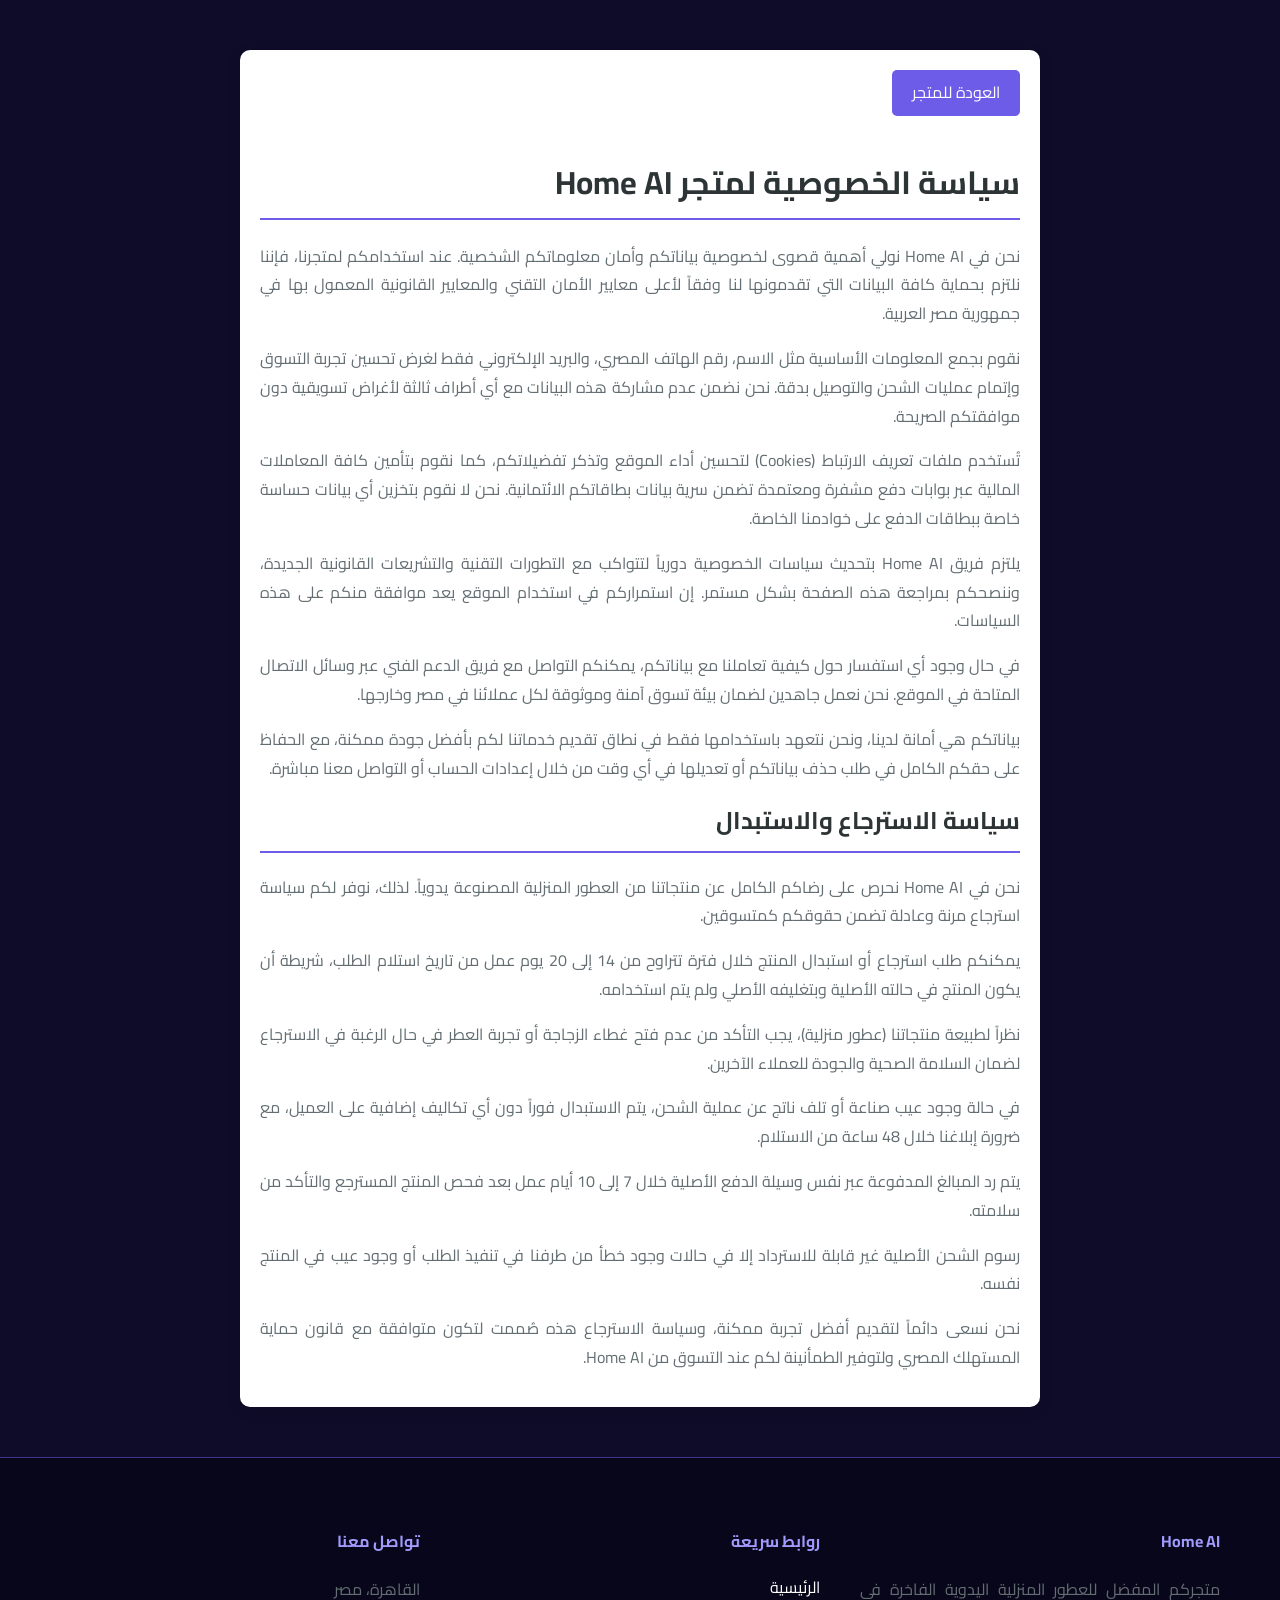
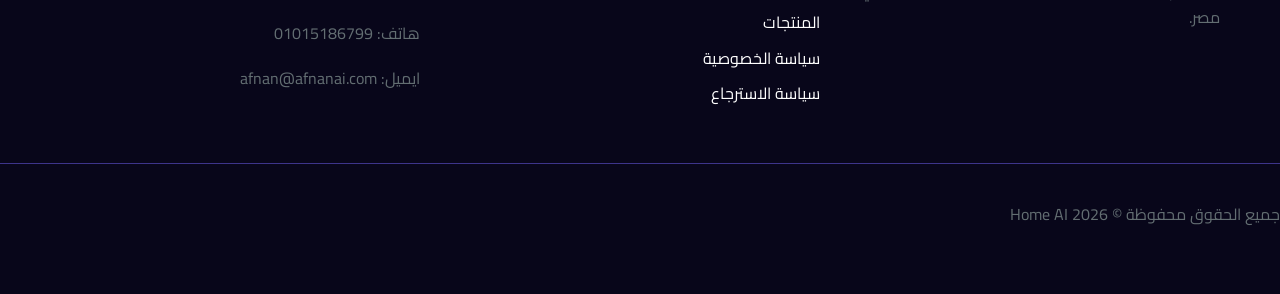
<file: policy.html>
<!DOCTYPE html>
<html lang="ar" dir="rtl">
<head>
    <meta charset="UTF-8">
    <meta name="viewport" content="width=device-width, initial-scale=1.0">
    <title>السياسات والقوانين - Home AI</title>
    <link rel="stylesheet" href="style.css">
    <style>
        .policy-container { max-width: 800px; margin: 50px auto; padding: 20px; background: #fff; border-radius: 10px; box-shadow: 0 4px 15px rgba(0,0,0,0.1); }
        h1, h2 { color: #2d3436; border-bottom: 2px solid #6c5ce7; padding-bottom: 10px; }
        p { line-height: 1.8; color: #636e72; margin-bottom: 15px; text-align: justify; }
        .back-btn { display: inline-block; margin-bottom: 20px; padding: 10px 20px; background: #6c5ce7; color: #fff; text-decoration: none; border-radius: 5px; }
    </style>
</head>
<body>
    <div class="policy-container">
        <a href="index.html" class="back-btn">العودة للمتجر</a>
        
        <h1>سياسة الخصوصية لمتجر Home AI</h1>
        <p>نحن في Home AI نولي أهمية قصوى لخصوصية بياناتكم وأمان معلوماتكم الشخصية. عند استخدامكم لمتجرنا، فإننا نلتزم بحماية كافة البيانات التي تقدمونها لنا وفقاً لأعلى معايير الأمان التقني والمعايير القانونية المعمول بها في جمهورية مصر العربية.</p>
        <p>نقوم بجمع المعلومات الأساسية مثل الاسم، رقم الهاتف المصري، والبريد الإلكتروني فقط لغرض تحسين تجربة التسوق وإتمام عمليات الشحن والتوصيل بدقة. نحن نضمن عدم مشاركة هذه البيانات مع أي أطراف ثالثة لأغراض تسويقية دون موافقتكم الصريحة.</p>
        <p>تُستخدم ملفات تعريف الارتباط (Cookies) لتحسين أداء الموقع وتذكر تفضيلاتكم، كما نقوم بتأمين كافة المعاملات المالية عبر بوابات دفع مشفرة ومعتمدة تضمن سرية بيانات بطاقاتكم الائتمانية. نحن لا نقوم بتخزين أي بيانات حساسة خاصة ببطاقات الدفع على خوادمنا الخاصة.</p>
        <p>يلتزم فريق Home AI بتحديث سياسات الخصوصية دورياً لتتواكب مع التطورات التقنية والتشريعات القانونية الجديدة، وننصحكم بمراجعة هذه الصفحة بشكل مستمر. إن استمراركم في استخدام الموقع يعد موافقة منكم على هذه السياسات.</p>
        <p>في حال وجود أي استفسار حول كيفية تعاملنا مع بياناتكم، يمكنكم التواصل مع فريق الدعم الفني عبر وسائل الاتصال المتاحة في الموقع. نحن نعمل جاهدين لضمان بيئة تسوق آمنة وموثوقة لكل عملائنا في مصر وخارجها.</p>
        <p>بياناتكم هي أمانة لدينا، ونحن نتعهد باستخدامها فقط في نطاق تقديم خدماتنا لكم بأفضل جودة ممكنة، مع الحفاظ على حقكم الكامل في طلب حذف بياناتكم أو تعديلها في أي وقت من خلال إعدادات الحساب أو التواصل معنا مباشرة.</p>

        <h2>سياسة الاسترجاع والاستبدال</h2>
        <p>نحن في Home AI نحرص على رضاكم الكامل عن منتجاتنا من العطور المنزلية المصنوعة يدوياً. لذلك، نوفر لكم سياسة استرجاع مرنة وعادلة تضمن حقوقكم كمتسوقين.</p>
        <p>يمكنكم طلب استرجاع أو استبدال المنتج خلال فترة تتراوح من 14 إلى 20 يوم عمل من تاريخ استلام الطلب، شريطة أن يكون المنتج في حالته الأصلية وبتغليفه الأصلي ولم يتم استخدامه.</p>
        <p>نظراً لطبيعة منتجاتنا (عطور منزلية)، يجب التأكد من عدم فتح غطاء الزجاجة أو تجربة العطر في حال الرغبة في الاسترجاع لضمان السلامة الصحية والجودة للعملاء الآخرين.</p>
        <p>في حالة وجود عيب صناعة أو تلف ناتج عن عملية الشحن، يتم الاستبدال فوراً دون أي تكاليف إضافية على العميل، مع ضرورة إبلاغنا خلال 48 ساعة من الاستلام.</p>
        <p>يتم رد المبالغ المدفوعة عبر نفس وسيلة الدفع الأصلية خلال 7 إلى 10 أيام عمل بعد فحص المنتج المسترجع والتأكد من سلامته.</p>
        <p>رسوم الشحن الأصلية غير قابلة للاسترداد إلا في حالات وجود خطأ من طرفنا في تنفيذ الطلب أو وجود عيب في المنتج نفسه.</p>
        <p>نحن نسعى دائماً لتقديم أفضل تجربة ممكنة، وسياسة الاسترجاع هذه صُممت لتكون متوافقة مع قانون حماية المستهلك المصري ولتوفير الطمأنينة لكم عند التسوق من Home AI.</p>
    </div>
    <footer>
        <div class="container footer-content">
            <div class="footer-section">
                <h4>Home AI</h4>
                <p>متجركم المفضل للعطور المنزلية اليدوية الفاخرة في مصر.</p>
            </div>
            <div class="footer-section">
                <h4>روابط سريعة</h4>
                <ul>
                    <li><a href="index.html">الرئيسية</a></li>
                    <li><a href="index.html#products">المنتجات</a></li>
                    <li><a href="policy.html">سياسة الخصوصية</a></li>
                    <li><a href="policy.html">سياسة الاسترجاع</a></li>
                </ul>
            </div>
            <div class="footer-section">
                <h4>تواصل معنا</h4>
                <p>القاهرة، مصر</p>
                <p>هاتف: 01015186799</p>
                <p>ايميل: afnan@afnanai.com</p>
            </div>
        </div>
        <div class="footer-bottom">
            <p>جميع الحقوق محفوظة &copy; 2026 Home AI</p>
        </div>
    </footer>
</body>
</html>
</file>
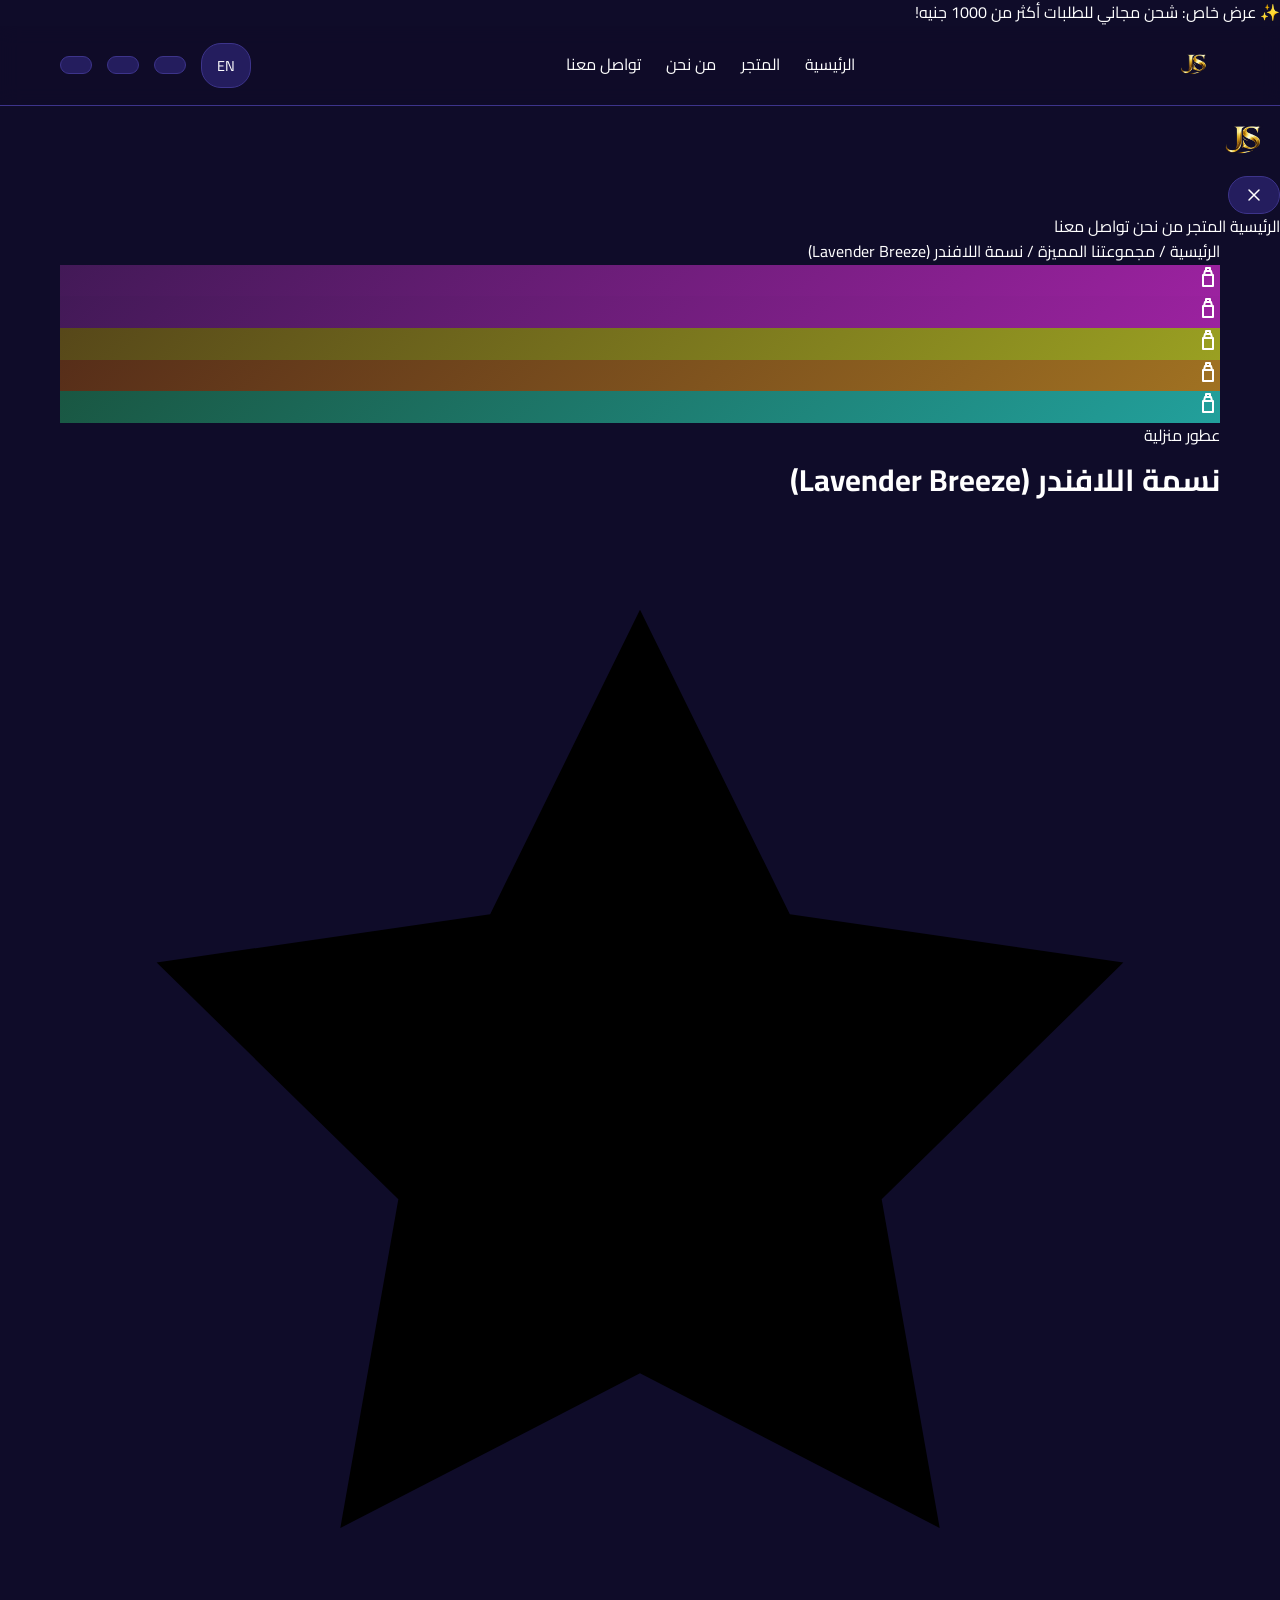
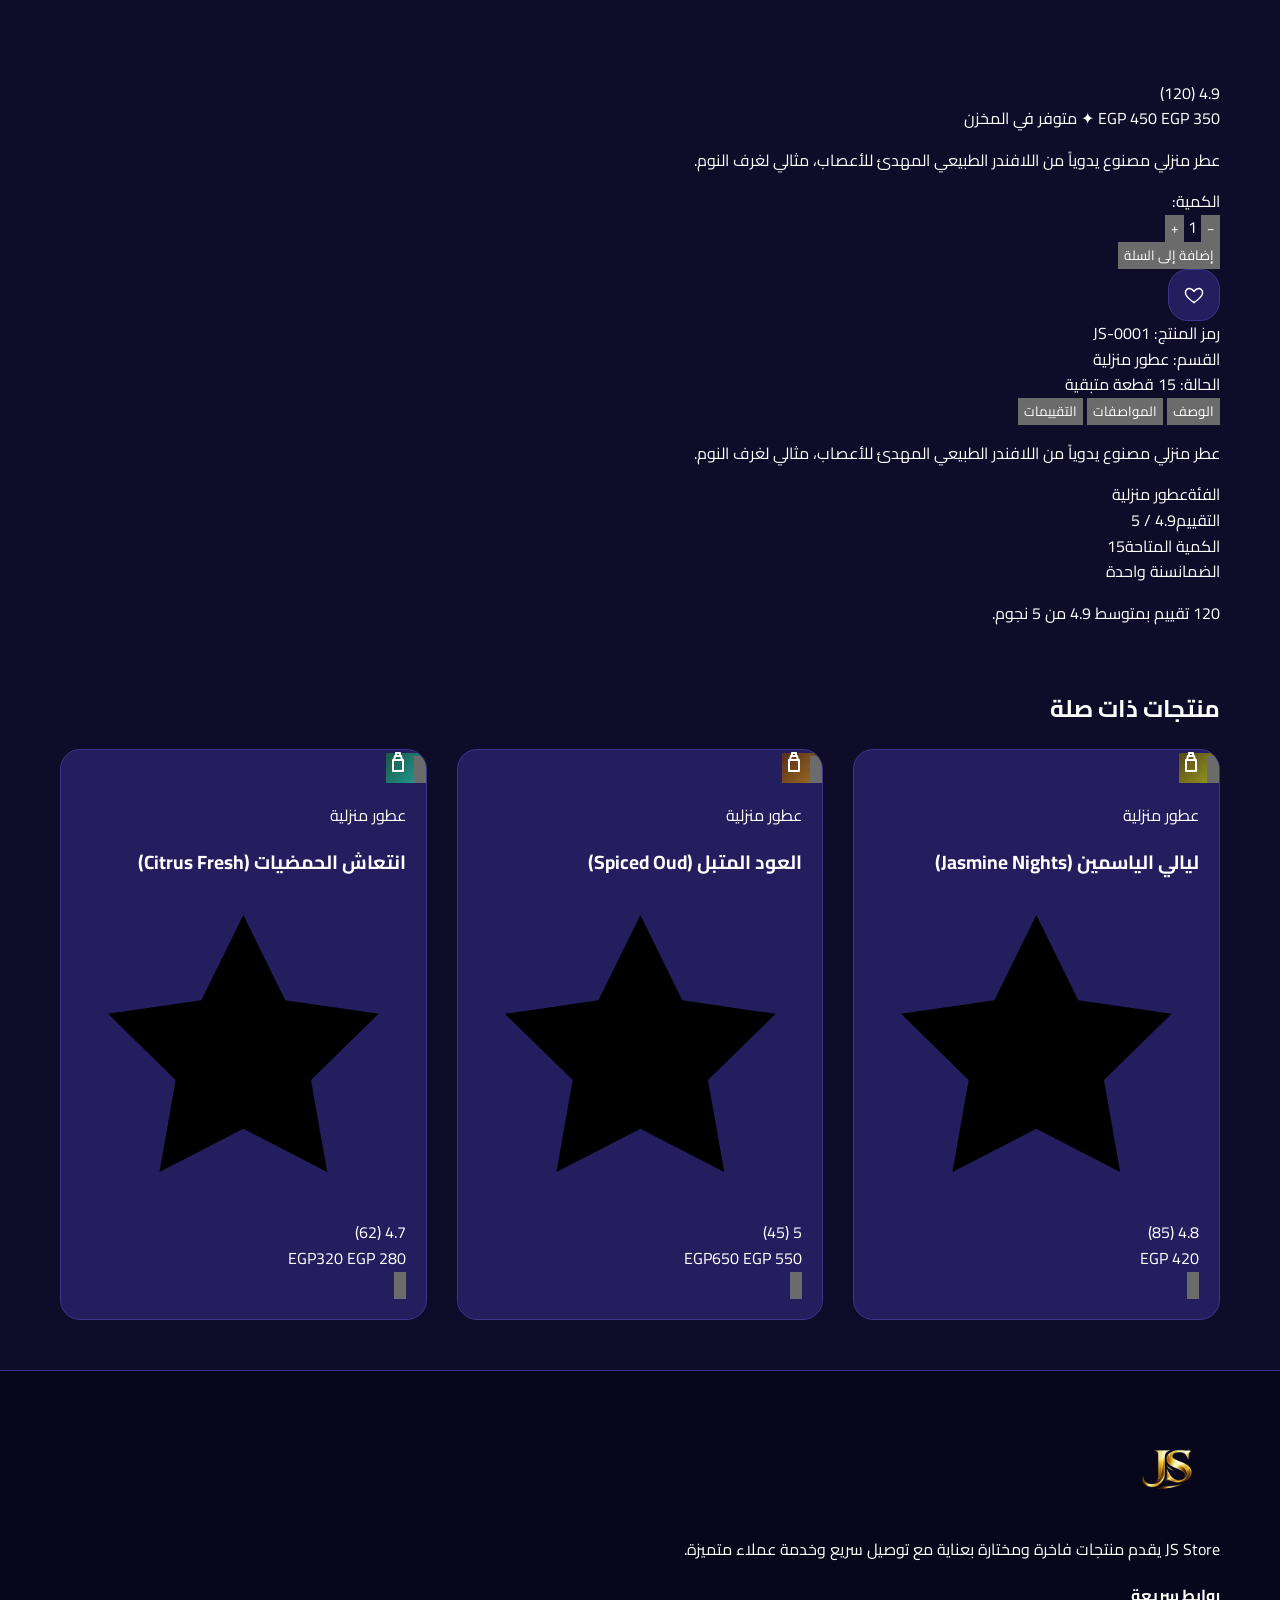
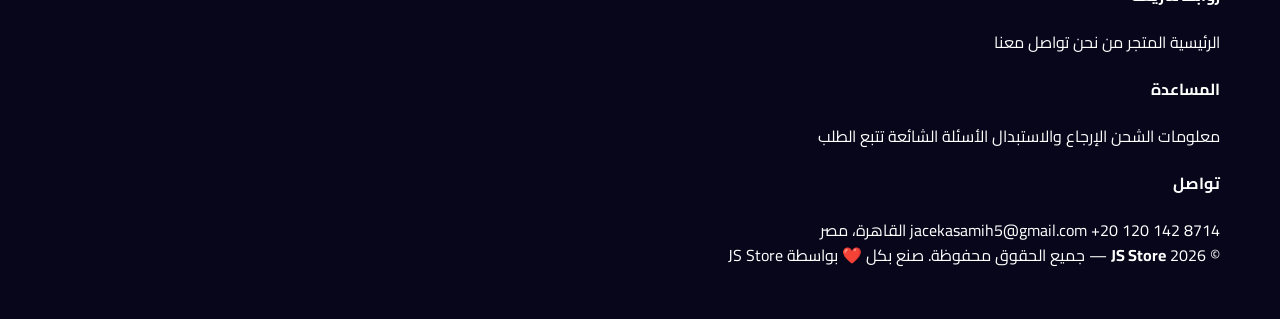
<file: product.html>
<!DOCTYPE html>
<html lang="ar" dir="rtl" data-theme="dark">
<head>
<meta charset="UTF-8">
<meta name="viewport" content="width=device-width, initial-scale=1.0">
<title>JS Store — تفاصيل المنتج</title>
<link rel="icon" href="logo.jpg">
<link rel="stylesheet" href="style.css">
</head>
<body>

<div class="notice-bar" data-i18n="top_notice"></div>

<nav class="navbar">
  <div class="container">
    <a href="index.html" class="brand">
      <img src="logo.jpg" alt="JS Store">
      
    </a>
    <div class="nav-links">
      <a href="index.html" data-i18n="nav_home"></a>
      <a href="shop.html" data-i18n="nav_shop"></a>
      <a href="about.html" data-i18n="nav_about"></a>
      <a href="contact.html" data-i18n="nav_contact"></a>
    </div>
    <div class="nav-tools">
      <button class="tool-btn lang-btn" aria-label="language">EN</button>
      <button class="tool-btn theme-toggle" aria-label="theme"><svg class="theme-icon" viewBox="0 0 24 24" stroke="currentColor" stroke-width="1.8" fill="none"></svg></button>
      <a href="cart.html" class="tool-btn" aria-label="cart">
        <svg viewBox="0 0 24 24" stroke="currentColor" stroke-width="1.8" fill="none"><path d="M6 6h15l-1.5 9h-12z"/><path d="M6 6 5 3H2"/><circle cx="9.5" cy="20" r="1.2"/><circle cx="17.5" cy="20" r="1.2"/></svg>
        <span class="cart-count">0</span>
      </a>
      <button class="tool-btn burger" aria-label="menu">
        <svg viewBox="0 0 24 24" stroke="currentColor" stroke-width="1.8" fill="none"><path d="M4 7h16M4 12h16M4 17h16"/></svg>
      </button>
    </div>
  </div>
</nav>

<!-- قائمة الموبايل الجانبية -->
<div class="mobile-panel" id="mobile-menu-panel">
  <div class="mobile-panel-head">
    <div class="brand">
      <img src="logo.jpg" alt="JS Store" style="width:70px; height:70px;">
    </div>
    <button class="tool-btn burger" aria-label="menu">
      <svg viewBox="0 0 24 24" stroke="currentColor" stroke-width="1.8" fill="none" style="width:20px; height:20px;">
        <path d="M18 6L6 18M6 6l12 12" stroke-linecap="round"/>
      </svg>
    </button>
  </div>
  <!-- روابط الصفحات للموبايل -->
  <a href="index.html" data-i18n="nav_home">الرئيسية</a>
  <a href="shop.html" data-i18n="nav_shop">المتجر</a>
  <a href="about.html" data-i18n="nav_about">من نحن</a>
  <a href="contact.html" data-i18n="nav_contact">تواصل معنا</a>
</div>

<section class="section-tight" id="product-section">
  <div class="container">
    <div class="breadcrumb">
      <a href="index.html" data-i18n="breadcrumb_home"></a> / <a href="shop.html" data-i18n="shop_title"></a> / <span id="crumb-name"></span>
    </div>

    <div class="pd-layout">
      <div>
        <div class="pd-gallery-main" id="pd-main-thumb"></div>
        <div class="pd-thumbs" id="pd-thumbs"></div>
      </div>
      <div class="pd-info">
        <span class="product-cat" id="pd-cat"></span>
        <h1 id="pd-title" style="font-size:1.9rem; margin:8px 0;"></h1>
        <div class="product-rating" id="pd-rating"></div>
        <div class="pd-price-row">
          <span class="pd-price" id="pd-price"></span>
          <span class="price-old" id="pd-old-price"></span>
          <span class="stock-pill" id="pd-stock-pill"><span class="sparkle">✦</span> <span data-i18n="pd_stock"></span></span>
        </div>
        <p id="pd-desc"></p>

        <div class="qty-row">
          <span data-i18n="pd_qty"></span>
          <div class="qty-box">
            <button id="qty-minus">−</button>
            <span id="qty-val">1</span>
            <button id="qty-plus">+</button>
          </div>
        </div>

        <div class="pd-actions">
          <button class="btn btn-gold" id="pd-add-btn" style="flex:1;" data-i18n="add_to_cart"></button>
          <button class="tool-btn" id="pd-wish-btn" style="width:52px;height:52px;">
            <svg viewBox="0 0 24 24" stroke="currentColor" stroke-width="1.8" fill="none"><path d="M12 21s-7-4.6-9.5-9C.8 8.6 2 5 5.5 4.2 8 3.6 10 5 12 7.5 14 5 16 3.6 18.5 4.2 22 5 23.2 8.6 21.5 12 19 16.4 12 21 12 21Z"/></svg>
          </button>
        </div>

        <div class="pd-meta">
          <div><span data-i18n="pd_sku"></span><span id="pd-sku"></span></div>
          <div><span data-i18n="pd_category"></span><span id="pd-cat2"></span></div>
          <div><span data-i18n="pd_availability"></span><span id="pd-avail"></span></div>
        </div>
      </div>
    </div>

    <div class="tabs">
      <button class="tab-btn active" data-tab="desc" data-i18n="tab_desc"></button>
      <button class="tab-btn" data-tab="specs" data-i18n="tab_specs"></button>
      <button class="tab-btn" data-tab="reviews" data-i18n="tab_reviews"></button>
    </div>
    <div class="tab-panel active" id="tab-desc"></div>
    <div class="tab-panel" id="tab-specs"></div>
    <div class="tab-panel" id="tab-reviews"></div>

    <div class="section-head" style="margin-top:64px;">
      <h2 data-i18n="related_title"></h2>
    </div>
    <div class="product-grid" id="related-grid" data-rerender="products"></div>
  </div>
</section>

<footer>
  <div class="container">
    <div class="foot-grid">
      <div class="foot-brand">
        <div class="brand" style="margin-bottom:16px;">
          <img src="logo.jpg" alt="logo" style="width:100px;height:100px;">
          
        </div>
        <p data-i18n="footer_about"></p>
      </div>
      <div class="foot-col">
        <h4 data-i18n="footer_links"></h4>
        <a href="index.html" data-i18n="nav_home"></a>
        <a href="shop.html" data-i18n="nav_shop"></a>
        <a href="about.html" data-i18n="nav_about"></a>
        <a href="contact.html" data-i18n="nav_contact"></a>
      </div>
      <div class="foot-col">
        <h4 data-i18n="footer_help"></h4>
        <a href="#" data-i18n="help_shipping"></a>
        <a href="#" data-i18n="help_returns"></a>
        <a href="#" data-i18n="help_faq"></a>
        <a href="#" data-i18n="help_track"></a>
      </div>
      <div class="foot-col">
        <h4 data-i18n="footer_contact"></h4>
        <a href="mailto:jacekasamih5@gmail.com">jacekasamih5@gmail.com</a>
        <a href="tel:+201201428714">+20 120 142 8714</a>
        <a href="contact.html" data-i18n="contact_address"></a>
      </div>
    </div>
    <div class="foot-bottom">
      <span>&copy; 2026 <strong>JS Store</strong> — <span data-i18n="rights"></span></span>
      <span data-i18n="made_by"></span>
    </div>
  </div>
</footer>

<script src="i18n.js"></script>
<script src="data.js"></script>
<script src="main.js"></script>
<script>
  const pid = Number(new URLSearchParams(location.search).get('id')) || PRODUCTS[0].id;
  const product = PRODUCTS.find(p=>p.id===pid) || PRODUCTS[0];
  let qty = 1;

  function badgeText(){ return product.badge ? badgeLabel(product.badge) : ''; }

  function renderProduct(){
    document.title = `JS Store — ${getProductName(product)}`;
    document.getElementById('crumb-name').textContent = getProductName(product);
    document.getElementById('pd-main-thumb').style.background = thumbGradient(product.hue);
    document.getElementById('pd-main-thumb').innerHTML = iconSvg(product.icon) + (product.badge ? `<span class="product-badge">${badgeText()}</span>` : '');
    document.getElementById('pd-thumbs').innerHTML = [product,...PRODUCTS.filter(p=>p.cat===product.cat && p.id!==product.id).slice(0,3)]
      .map((p,i)=>`<div class="th ${i===0?'active':''}" style="background:${thumbGradient(p.hue)}" data-id="${p.id}">${iconSvg(p.icon)}</div>`).join('');
    document.getElementById('pd-cat').textContent = getCatLabel(product.cat);
    document.getElementById('pd-cat2').textContent = getCatLabel(product.cat);
    document.getElementById('pd-title').textContent = getProductName(product);
    document.getElementById('pd-rating').innerHTML = `<svg viewBox="0 0 24 24"><path d="M12 2l3.1 6.3 6.9 1-5 4.9 1.2 6.8L12 17.8 5.8 21l1.2-6.8-5-4.9 6.9-1L12 2Z"/></svg> ${product.rating} <span>(${product.reviews})</span>`;
    document.getElementById('pd-price').textContent = `${product.price} EGP`;
    document.getElementById('pd-old-price').textContent = product.old_price ? `${product.old_price} EGP` : '';
    document.getElementById('pd-desc').textContent = getProductDesc(product);
    document.getElementById('pd-sku').textContent = `JS-${String(product.id).padStart(4,'0')}`;
    document.getElementById('pd-avail').textContent = `${product.stock} ${getLang()==='ar'?'قطعة متبقية':'in stock'}`;
    document.getElementById('qty-val').textContent = qty;
    document.getElementById('pd-wish-btn').classList.toggle('active', getWishlist().includes(product.id));

    document.getElementById('tab-desc').innerHTML = `<p>${getProductDesc(product)}</p>`;
    const specsAr = `<div class="pd-meta"><div><span>الفئة</span><span>${getCatLabel(product.cat)}</span></div><div><span>التقييم</span><span>${product.rating} / 5</span></div><div><span>الكمية المتاحة</span><span>${product.stock}</span></div><div><span>الضمان</span><span>سنة واحدة</span></div></div>`;
    const specsEn = `<div class="pd-meta"><div><span>Category</span><span>${getCatLabel(product.cat)}</span></div><div><span>Rating</span><span>${product.rating} / 5</span></div><div><span>Stock</span><span>${product.stock}</span></div><div><span>Warranty</span><span>1 Year</span></div></div>`;
    document.getElementById('tab-specs').innerHTML = getLang()==='ar' ? specsAr : specsEn;
    document.getElementById('tab-reviews').innerHTML = `<p>${getLang()==='ar' ? `${product.reviews} تقييم بمتوسط ${product.rating} من 5 نجوم.` : `${product.reviews} reviews with an average rating of ${product.rating} out of 5.`}</p>`;

    document.querySelectorAll('.pd-thumbs .th').forEach(th=>{
      th.addEventListener('click', ()=>{
        const newId = Number(th.dataset.id);
        if(newId!==product.id) location.href = `product.html?id=${newId}`;
      });
    });
  }

  function renderRelated(){
    const related = PRODUCTS.filter(p=>p.cat===product.cat && p.id!==product.id).slice(0,4);
    document.getElementById('related-grid').innerHTML = related.map(renderProductCard).join('');
  }
  document.getElementById('related-grid').__rerender = renderRelated;

  document.getElementById('qty-minus').addEventListener('click', ()=>{ qty = Math.max(1, qty-1); document.getElementById('qty-val').textContent = qty; });
  document.getElementById('qty-plus').addEventListener('click', ()=>{ qty = Math.min(product.stock, qty+1); document.getElementById('qty-val').textContent = qty; });
  document.getElementById('pd-add-btn').addEventListener('click', ()=> addToCart(product.id, qty));
  document.getElementById('pd-wish-btn').addEventListener('click', ()=>{
    const active = toggleWishlist(product.id);
    document.getElementById('pd-wish-btn').classList.toggle('active', active);
  });

  document.querySelectorAll('.tab-btn').forEach(btn=>{
    btn.addEventListener('click', ()=>{
      document.querySelectorAll('.tab-btn').forEach(b=>b.classList.remove('active'));
      document.querySelectorAll('.tab-panel').forEach(p=>p.classList.remove('active'));
      btn.classList.add('active');
      document.getElementById(`tab-${btn.dataset.tab}`).classList.add('active');
    });
  });

  renderProduct();
  renderRelated();
  window.addEventListener('langchange', ()=>{ renderProduct(); renderRelated(); });
</script>
</body>
</html>
</file>
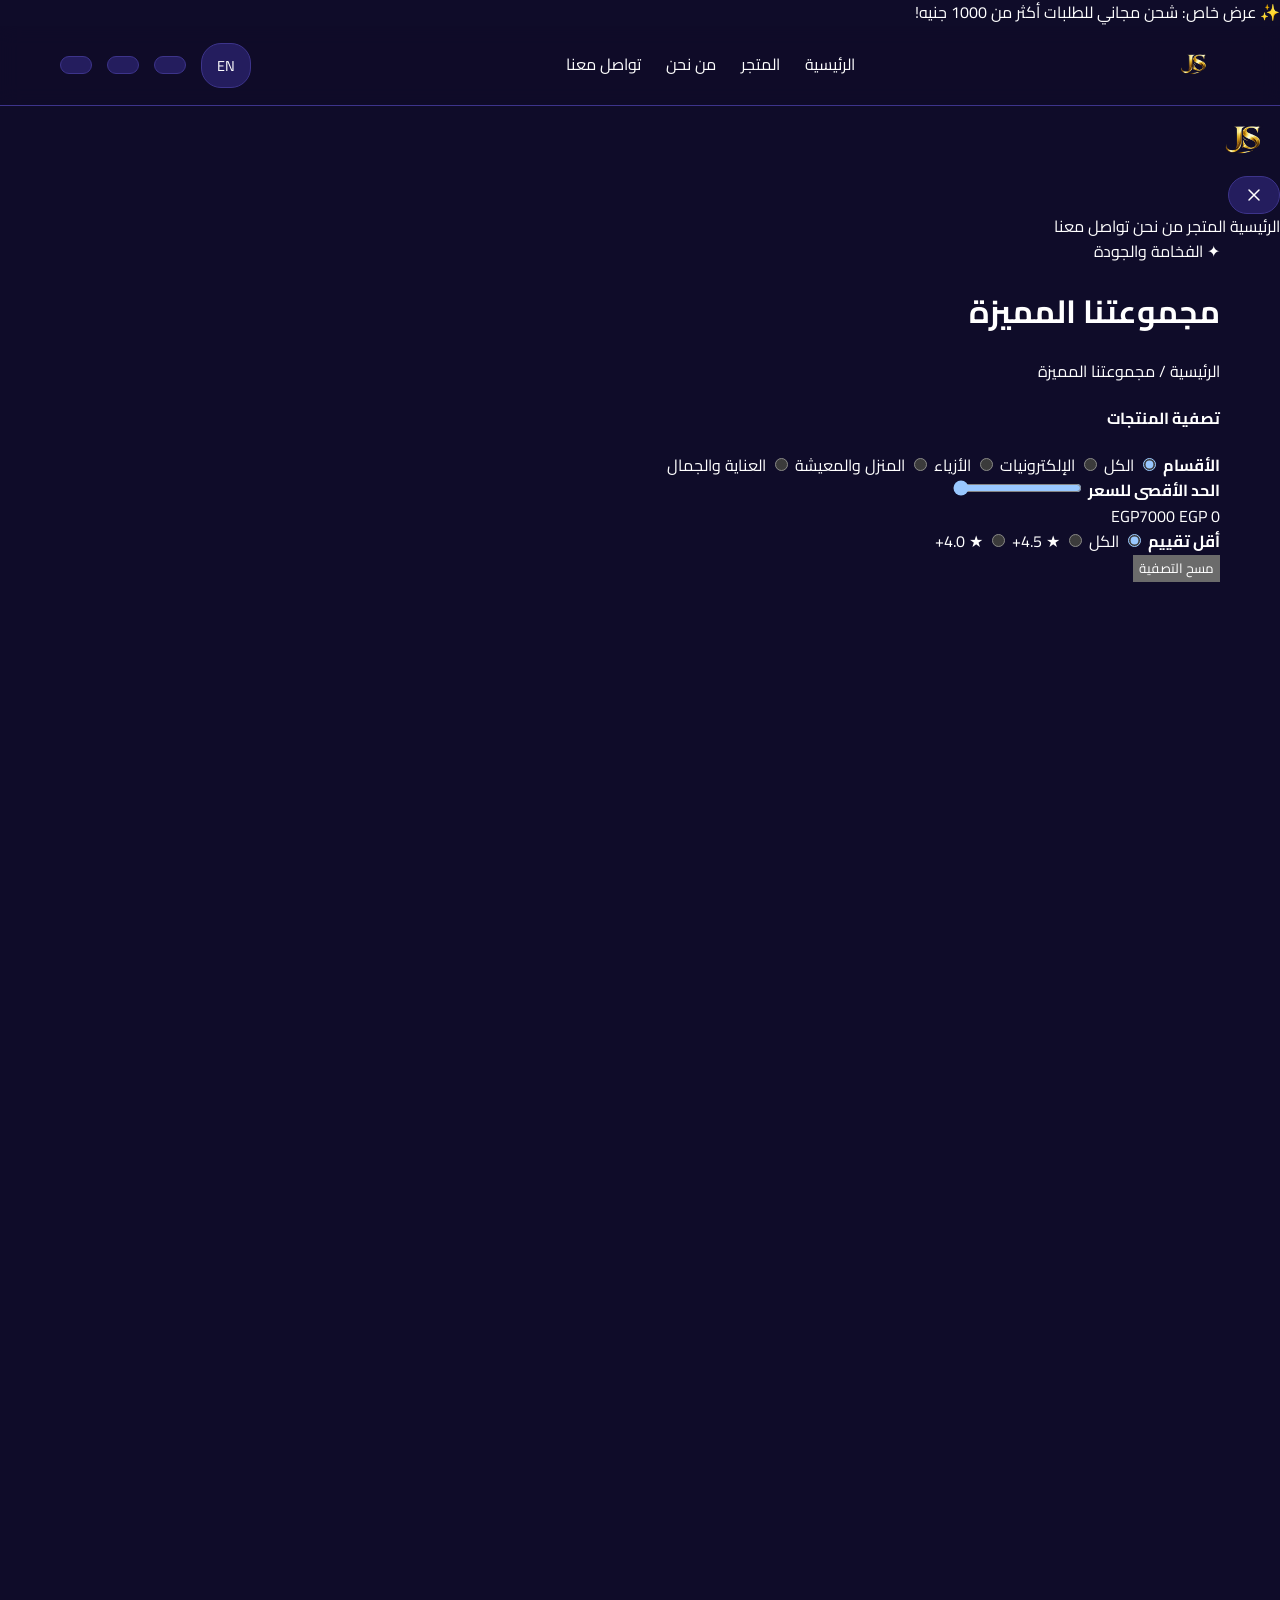
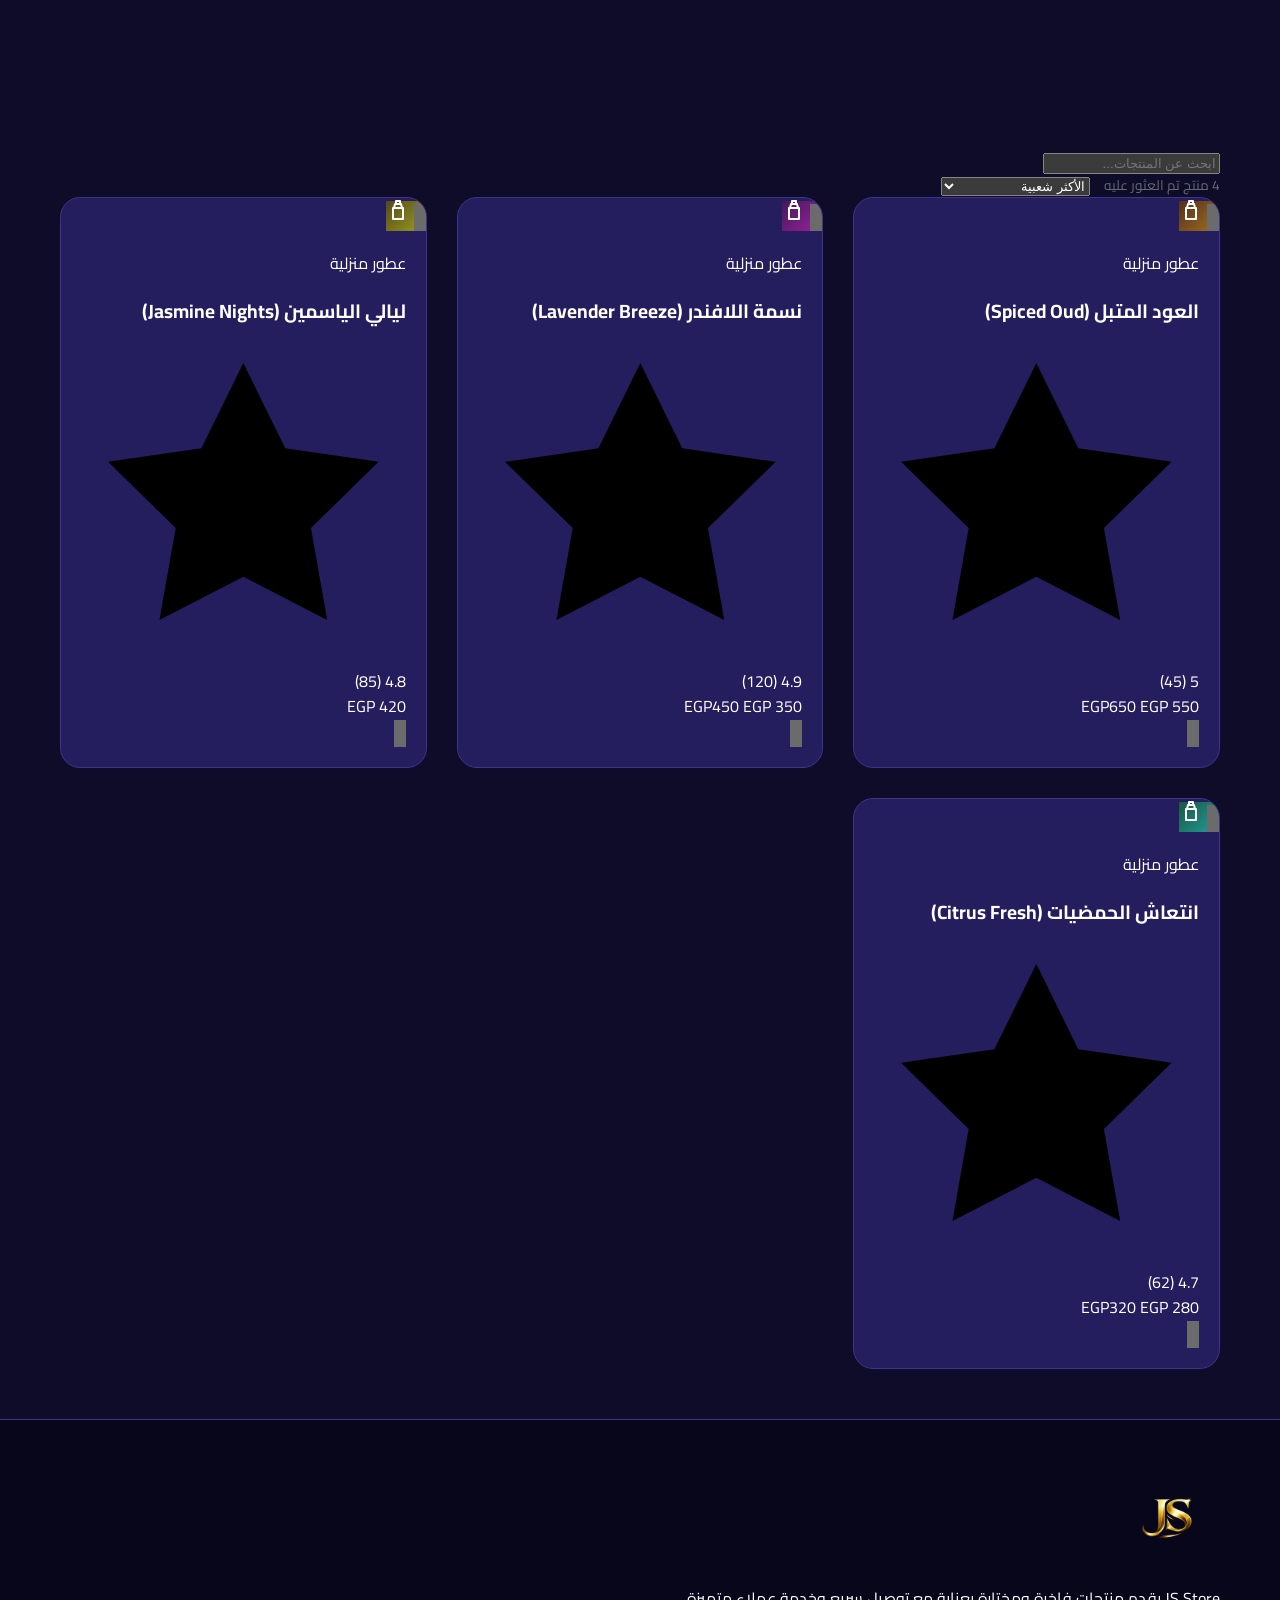
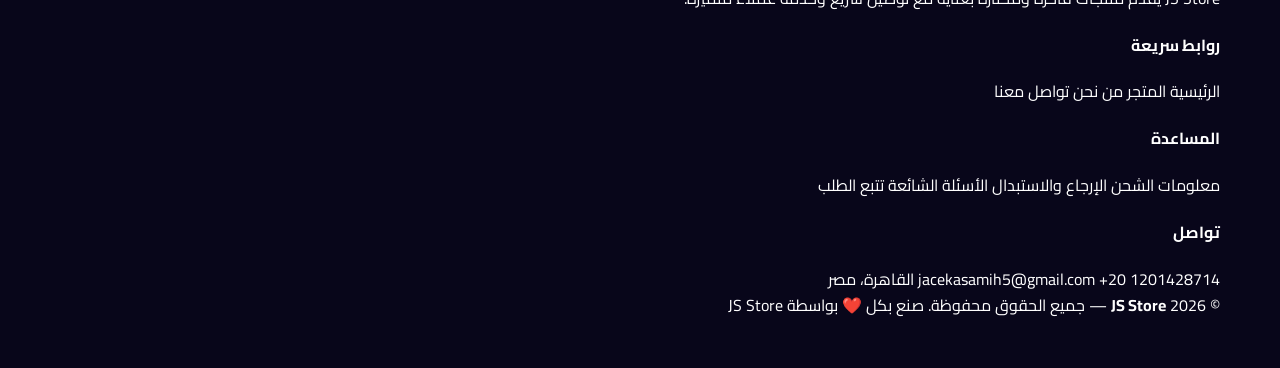
<file: shop.html>
<!DOCTYPE html>
<html lang="ar" dir="rtl" data-theme="dark">
<head>
<meta charset="UTF-8">
<meta name="viewport" content="width=device-width, initial-scale=1.0">
<title>JS Store — المتجر</title>
<link rel="icon" href="logo.jpg">
<link rel="stylesheet" href="style.css">
</head>
<body>

<div class="notice-bar" data-i18n="top_notice"></div>

<nav class="navbar">
  <div class="container">
    <a href="index.html" class="brand">
      <img src="logo.jpg" alt="JS Store">
      
    </a>
    <div class="nav-links">
      <a href="index.html" data-i18n="nav_home"></a>
      <a href="shop.html" data-i18n="nav_shop"></a>
      <a href="about.html" data-i18n="nav_about"></a>
      <a href="contact.html" data-i18n="nav_contact"></a>
    </div>
    <div class="nav-tools">
      <button class="tool-btn lang-btn" aria-label="language">EN</button>
      <button class="tool-btn theme-toggle" aria-label="theme"><svg class="theme-icon" viewBox="0 0 24 24" stroke="currentColor" stroke-width="1.8" fill="none"></svg></button>
      <a href="cart.html" class="tool-btn" aria-label="cart">
        <svg viewBox="0 0 24 24" stroke="currentColor" stroke-width="1.8" fill="none"><path d="M6 6h15l-1.5 9h-12z"/><path d="M6 6 5 3H2"/><circle cx="9.5" cy="20" r="1.2"/><circle cx="17.5" cy="20" r="1.2"/></svg>
        <span class="cart-count">0</span>
      </a>
      <button class="tool-btn burger" aria-label="menu">
        <svg viewBox="0 0 24 24" stroke="currentColor" stroke-width="1.8" fill="none"><path d="M4 7h16M4 12h16M4 17h16"/></svg>
      </button>
    </div>
  </div>
</nav>

<!-- قائمة الموبايل الجانبية -->
<div class="mobile-panel" id="mobile-menu-panel">
  <div class="mobile-panel-head">
    <div class="brand">
      <img src="logo.jpg" alt="JS Store" style="width:70px; height:70px;">
    </div>
    <!-- زر إغلاق القائمة -->
    <button class="tool-btn burger" aria-label="menu">
      <svg viewBox="0 0 24 24" stroke="currentColor" stroke-width="1.8" fill="none" style="width:20px; height:20px;">
        <path d="M18 6L6 18M6 6l12 12" stroke-linecap="round"/>
      </svg>
    </button>
  </div>
  <!-- روابط الصفحات للموبايل -->
  <a href="index.html" data-i18n="nav_home">الرئيسية</a>
  <a href="shop.html" data-i18n="nav_shop">المتجر</a>
  <a href="about.html" data-i18n="nav_about">من نحن</a>
  <a href="contact.html" data-i18n="nav_contact">تواصل معنا</a>
</div>

<div class="page-hero">
  <div class="container">
    <div class="eyebrow"><span class="sparkle">✦</span> <span data-i18n="shop_desc"></span></div>
    <h1 data-i18n="shop_title"></h1>
  </div>
</div>

<section class="section-tight">
  <div class="container">
    <div class="breadcrumb">
      <a href="index.html" data-i18n="breadcrumb_home"></a> / <span data-i18n="shop_title"></span>
    </div>

    <div class="shop-layout">
      <!-- FILTERS -->
      <aside class="filter-box">
        <h4 data-i18n="filter_title"></h4>

        <div class="filter-group">
          <label style="font-weight:700; color:var(--text);" data-i18n="filter_cat"></label>
          <label><input type="radio" name="cat" value="all" checked> <span data-i18n="filter_all"></span></label>
          <label><input type="radio" name="cat" value="electronics"> <span data-i18n="cat_electronics"></span></label>
          <label><input type="radio" name="cat" value="fashion"> <span data-i18n="cat_fashion"></span></label>
          <label><input type="radio" name="cat" value="home"> <span data-i18n="cat_home"></span></label>
          <label><input type="radio" name="cat" value="beauty"> <span data-i18n="cat_beauty"></span></label>
        </div>

        <div class="filter-group">
          <label style="font-weight:700; color:var(--text);" data-i18n="filter_price"></label>
          <input type="range" id="price-range" min="0" max="7000" step="100" value="7000">
          <div class="range-row"><span>0 EGP</span><span id="price-range-val">7000 EGP</span></div>
        </div>

        <div class="filter-group">
          <label style="font-weight:700; color:var(--text);" data-i18n="filter_rating"></label>
          <label><input type="radio" name="rating" value="0" checked> <span data-i18n="filter_all"></span></label>
          <label><input type="radio" name="rating" value="4.5"> ★ 4.5+</label>
          <label><input type="radio" name="rating" value="4.0"> ★ 4.0+</label>
        </div>

        <button class="btn btn-outline btn-block" id="clear-filters" data-i18n="filter_clear"></button>
      </aside>

      <!-- RESULTS -->
      <div data-rerender="products" id="shop-results">
        <div class="toolbar">
          <div class="search-box">
            <svg viewBox="0 0 24 24" stroke-width="1.8" fill="none"><circle cx="11" cy="11" r="7"/><path d="m21 21-4.3-4.3"/></svg>
            <input type="text" id="search-input" data-i18n-ph="search_ph">
          </div>
          <div style="display:flex; align-items:center; gap:14px;">
            <span id="results-count" style="font-size:.85rem; color:var(--text-faint);"></span>
            <select class="sort-select" id="sort-select">
              <option value="pop" data-i18n="sort_pop"></option>
              <option value="new" data-i18n="sort_new"></option>
              <option value="low" data-i18n="sort_low"></option>
              <option value="high" data-i18n="sort_high"></option>
            </select>
          </div>
        </div>
        <div class="product-grid" id="shop-grid"></div>
        <div id="empty-msg" style="display:none; text-align:center; padding:60px 0; color:var(--text-faint);" data-i18n="empty_shop"></div>
      </div>
    </div>
  </div>
</section>

<footer>
  <div class="container">
    <div class="foot-grid">
      <div class="foot-brand">
        <div class="brand" style="margin-bottom:16px;">
          <img src="logo.jpg" alt="logo" style="width:100px;height:100px;">
          
        </div>
        <p data-i18n="footer_about"></p>
      </div>
      <div class="foot-col">
        <h4 data-i18n="footer_links"></h4>
        <a href="index.html" data-i18n="nav_home"></a>
        <a href="shop.html" data-i18n="nav_shop"></a>
        <a href="about.html" data-i18n="nav_about"></a>
        <a href="contact.html" data-i18n="nav_contact"></a>
      </div>
      <div class="foot-col">
        <h4 data-i18n="footer_help"></h4>
        <a href="#" data-i18n="help_shipping"></a>
        <a href="#" data-i18n="help_returns"></a>
        <a href="#" data-i18n="help_faq"></a>
        <a href="#" data-i18n="help_track"></a>
      </div>
      <div class="foot-col">
        <h4 data-i18n="footer_contact"></h4>
        <a href="mailto:jacekasamih5@gmail.com">jacekasamih5@gmail.com</a>
        <a href="tel:+201201428714">+20 1201428714</a>
        <a href="contact.html" data-i18n="contact_address"></a>
      </div>
    </div>
    <div class="foot-bottom">
      <span>&copy; 2026 <strong>JS Store</strong> — <span data-i18n="rights"></span></span>
      <span data-i18n="made_by"></span>
    </div>
  </div>
</footer>

<script src="i18n.js"></script>
<script src="data.js"></script>
<script src="main.js"></script>
<script>
  const params = new URLSearchParams(location.search);
  const initialCat = params.get('cat') || 'all';

  function currentFilters(){
    return {
      cat: document.querySelector('input[name="cat"]:checked').value,
      maxPrice: Number(document.getElementById('price-range').value),
      minRating: Number(document.querySelector('input[name="rating"]:checked').value),
      search: document.getElementById('search-input').value.trim().toLowerCase(),
      sort: document.getElementById('sort-select').value
    };
  }

  function renderShop(){
    const f = currentFilters();
    let list = PRODUCTS.filter(p=>{
      if(f.cat!=='all' && p.cat!==f.cat) return false;
      if(p.price > f.maxPrice) return false;
      if(p.rating < f.minRating) return false;
      if(f.search){
        const name = (getProductName(p)).toLowerCase();
        if(!name.includes(f.search)) return false;
      }
      return true;
    });
    if(f.sort==='low') list.sort((a,b)=>a.price-b.price);
    else if(f.sort==='high') list.sort((a,b)=>b.price-a.price);
    else if(f.sort==='new') list.sort((a,b)=>b.id-a.id);
    else list.sort((a,b)=>b.rating-a.rating);

    document.getElementById('shop-grid').innerHTML = list.map(renderProductCard).join('');
    document.getElementById('empty-msg').style.display = list.length? 'none':'block';
    document.getElementById('results-count').textContent = `${list.length} ${t('results_count')}`;
  }
  document.getElementById('shop-results').__rerender = renderShop;

  if(initialCat!=='all'){
    const radio = document.querySelector(`input[name="cat"][value="${initialCat}"]`);
    if(radio) radio.checked = true;
  }

  document.querySelectorAll('input[name="cat"], input[name="rating"]').forEach(el=> el.addEventListener('change', renderShop));
  document.getElementById('price-range').addEventListener('input', e=>{
    document.getElementById('price-range-val').textContent = `${e.target.value} EGP`;
    renderShop();
  });
  document.getElementById('search-input').addEventListener('input', renderShop);
  document.getElementById('sort-select').addEventListener('change', renderShop);
  document.getElementById('clear-filters').addEventListener('click', ()=>{
    document.querySelector('input[name="cat"][value="all"]').checked = true;
    document.querySelector('input[name="rating"][value="0"]').checked = true;
    document.getElementById('price-range').value = 7000;
    document.getElementById('price-range-val').textContent = '7000 EGP';
    document.getElementById('search-input').value = '';
    renderShop();
  });

  renderShop();
  window.addEventListener('langchange', renderShop);
</script>
</body>
</html>
</file>
<file: style.css>
/* =========================================================
   HOME AI — Design System
   Modern, AI-inspired theme with deep purples and vibrant gradients
   ========================================================= */

@import url('https://fonts.googleapis.com/css2?family=Cairo:wght@400;500;600;700;800&family=Poppins:wght@300;400;500;600;700&display=swap');

:root{
  /* ---- Home AI Color Palette ---- */
  --primary: #6c5ce7;
  --primary-dark: #5a4bcf;
  --secondary: #a29bfe;
  --accent: #fd79a8;
  --bg: #0f0c29;
  --bg-elevated: #1a1640;
  --surface: #241d5e;
  --surface-2: #2d247a;
  --border: #3d348b;
  --text: #ffffff;
  --text-dim: #b2bec3;
  --text-faint: #636e72;
  --shadow: 0 10px 30px rgba(0,0,0,0.5);
  
  --gradient: linear-gradient(135deg, #6c5ce7 0%, #a29bfe 100%);
  --accent-gradient: linear-gradient(135deg, #fd79a8 0%, #fab1a0 100%);

  /* ---- type ---- */
  --font-display: 'Cairo', sans-serif;
  --font-body: 'Cairo', sans-serif;

  /* ---- layout ---- */
  --container: 1200px;
  --radius-sm: 8px;
  --radius: 12px;
  --radius-lg: 20px;
  --nav-h: 80px;

  color-scheme: dark;
}

html[lang="ar"]{
  --font-display: 'Cairo', sans-serif;
  --font-body: 'Cairo', sans-serif;
}

*,*::before,*::after{ box-sizing:border-box; }
html{ scroll-behavior:smooth; max-width:100%; overflow-x:hidden; }
body{
  margin:0;
  background: var(--bg);
  color: var(--text);
  font-family: var(--font-body);
  line-height: 1.6;
}

.container{ width:100%; max-width:var(--container); margin:0 auto; padding:0 20px; }
a{ color:inherit; text-decoration:none; transition: 0.3s; }
button{ cursor:pointer; border:none; font-family:inherit; }

/* ---------- Navbar ---------- */
.navbar {
  height: var(--nav-h);
  background: rgba(15, 12, 41, 0.8);
  backdrop-filter: blur(10px);
  position: sticky;
  top: 0;
  z-index: 1000;
  border-bottom: 1px solid var(--border);
  display: flex;
  align-items: center;
}
.navbar .container { display: flex; justify-content: space-between; align-items: center; }
.brand { display: flex; align-items: center; gap: 10px; }
.brand img { height: 50px; }
.brand-name { font-size: 1.5rem; font-weight: 800; background: var(--gradient); -webkit-background-clip: text; -webkit-text-fill-color: transparent; }

.nav-links { display: flex; gap: 25px; }
.nav-links a:hover { color: var(--secondary); }

.nav-tools { display: flex; gap: 15px; align-items: center; }
.tool-btn { background: var(--surface); color: white; padding: 8px 15px; border-radius: 20px; font-size: 0.9rem; display: flex; align-items: center; gap: 5px; border: 1px solid var(--border); }
.tool-btn:hover { background: var(--primary); }

/* ---------- Hero ---------- */
.hero { padding: 80px 0; text-align: center; background: radial-gradient(circle at center, #241d5e 0%, #0f0c29 100%); }
.hero h1 { font-size: 3.5rem; margin-bottom: 20px; }
.hero p { font-size: 1.2rem; color: var(--text-dim); max-width: 700px; margin: 0 auto 30px; }
.btn-primary { background: var(--gradient); color: white; padding: 15px 40px; border-radius: 30px; font-weight: 700; font-size: 1.1rem; box-shadow: 0 5px 15px rgba(108, 92, 231, 0.4); }

/* ---------- Product Grid ---------- */
.section-title { text-align: center; margin-bottom: 50px; font-size: 2.5rem; }
.product-grid { display: grid; grid-template-columns: repeat(auto-fill, minmax(280px, 1fr)); gap: 30px; margin-bottom: 50px; }
.product-card { background: var(--surface); border-radius: var(--radius-lg); overflow: hidden; border: 1px solid var(--border); transition: 0.3s; }
.product-card:hover { transform: translateY(-10px); border-color: var(--primary); box-shadow: var(--shadow); }
.product-img { width: 100%; aspect-ratio: 1/1; object-fit: cover; }
.product-info { padding: 20px; }
.product-title { font-size: 1.2rem; font-weight: 700; margin-bottom: 10px; }
.product-price { font-size: 1.3rem; color: var(--secondary); font-weight: 800; }
.add-to-cart { width: 100%; margin-top: 15px; background: var(--surface-2); color: white; padding: 10px; border-radius: 10px; font-weight: 600; }
.add-to-cart:hover { background: var(--primary); }

/* ---------- Footer ---------- */
footer { background: #08061a; padding: 50px 0; border-top: 1px solid var(--border); margin-top: 50px; }
.footer-content { display: grid; grid-template-columns: repeat(auto-fit, minmax(200px, 1fr)); gap: 40px; }
.footer-section h4 { margin-bottom: 20px; color: var(--secondary); }
.footer-section ul { list-style: none; padding: 0; }
.footer-section ul li { margin-bottom: 10px; }
.footer-bottom { text-align: center; margin-top: 40px; padding-top: 20px; border-top: 1px solid var(--border); color: var(--text-faint); }

/* ---------- Sidebar ---------- */
.sidebar {
  position: fixed;
  top: 0;
  right: -300px;
  width: 300px;
  height: 100vh;
  background: var(--bg-elevated);
  z-index: 2000;
  transition: 0.3s ease-in-out;
  box-shadow: -5px 0 15px rgba(0,0,0,0.5);
  display: flex;
  flex-direction: column;
  padding: 20px;
  border-left: 1px solid var(--border);
}

.sidebar.active {
  right: 0;
}

.sidebar-header {
  display: flex;
  align-items: center;
  justify-content: space-between;
  margin-bottom: 30px;
}

.user-circle {
  width: 60px;
  height: 60px;
  background: var(--gradient);
  border-radius: 50%;
  display: flex;
  align-items: center;
  justify-content: center;
  font-size: 1.5rem;
  font-weight: 800;
  color: white;
  border: 2px solid var(--secondary);
}

.user-circle-nav {
  width: 40px;
  height: 40px;
  background: var(--gradient);
  border-radius: 50%;
  display: flex;
  align-items: center;
  justify-content: center;
  font-weight: bold;
  border: 2px solid var(--secondary);
  color: white;
}

.sidebar-content {
  flex-grow: 1;
  overflow-y: auto;
}

.sidebar-item {
  display: flex;
  align-items: center;
  gap: 15px;
  padding: 12px;
  border-radius: var(--radius);
  margin-bottom: 10px;
  transition: 0.3s;
  cursor: pointer;
}

.sidebar-item:hover {
  background: var(--surface);
}

.sidebar-footer {
  margin-top: auto;
  padding-top: 20px;
  border-top: 1px solid var(--border);
}

.logout-btn {
  width: 100%;
  padding: 12px;
  background: #e74c3c;
  color: white;
  border-radius: var(--radius);
  text-align: center;
  font-weight: 700;
}

.cart-sidebar-icon {
    font-size: 1.2rem;
    position: relative;
}

.cart-count-badge {
    position: absolute;
    top: -8px;
    right: -8px;
    background: var(--accent);
    color: white;
    font-size: 0.7rem;
    padding: 2px 6px;
    border-radius: 50%;
}

.overlay {
    position: fixed;
    top: 0;
    left: 0;
    width: 100%;
    height: 100%;
    background: rgba(0,0,0,0.5);
    z-index: 1999;
    display: none;
}

.overlay.active {
    display: block;
}

/* Responsive */
@media (max-width: 768px) {
  .hero h1 { font-size: 2.5rem; }
  .nav-links { display: none; }
}
</file>
